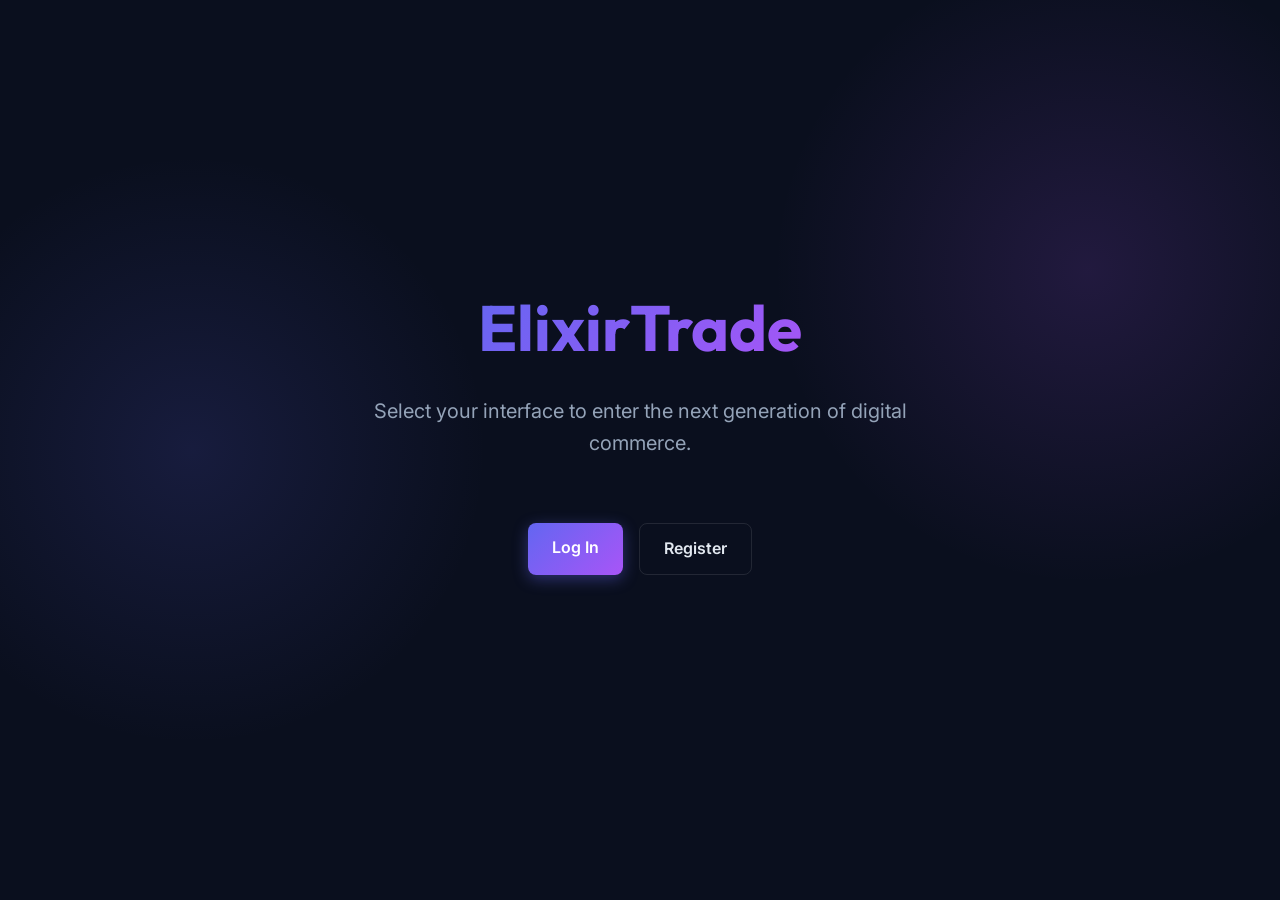
<file: index.html>
<!DOCTYPE html>
<html lang="en">
<head>
  <meta charset="UTF-8">
  <meta name="viewport" content="width=device-width, initial-scale=1.0">
  <title>ElixirTrade - Portal Gateway</title>
  <meta name="description" content="ElixirTrade premium e-commerce gateway.">
  <link rel="stylesheet" href="css/main.css">
  <style>
    .portal-container {
      min-height: 100vh;
      display: flex;
      flex-direction: column;
      align-items: center;
      justify-content: center;
      text-align: center;
      padding: 2rem;
    }

    .brand-hero {
      font-size: 4rem;
      margin-bottom: 1rem;
      background: var(--gradient-primary);
      -webkit-background-clip: text;
      -webkit-text-fill-color: transparent;
      animation: fadeIn 1s ease;
    }

    .subtitle {
      font-size: 1.25rem;
      color: var(--text-muted);
      margin-bottom: 4rem;
      max-width: 600px;
    }

    .portals-grid {
      display: grid;
      grid-template-columns: repeat(auto-fit, minmax(300px, 1fr));
      gap: 2rem;
      width: 100%;
      max-width: 1000px;
    }

    .portal-card {
      padding: 3rem 2rem;
      text-align: center;
      text-decoration: none;
      color: var(--text-body);
      display: flex;
      flex-direction: column;
      align-items: center;
      gap: 1.5rem;
    }

    .portal-card h2 {
      margin-bottom: 0.5rem;
    }

    .portal-icon {
      font-size: 3rem;
      margin-bottom: 1rem;
    }

    /* Specific portal glows */
    .portal-customer:hover { border-color: var(--accent-start); box-shadow: 0 12px 30px rgba(0,0,0,0.5), 0 0 20px rgba(6, 182, 212, 0.4); }
    .portal-seller:hover { border-color: var(--primary-start); box-shadow: 0 12px 30px rgba(0,0,0,0.5), 0 0 20px rgba(99, 102, 241, 0.4); }
    .portal-admin:hover { border-color: var(--color-warning); box-shadow: 0 12px 30px rgba(0,0,0,0.5), 0 0 20px rgba(245, 158, 11, 0.4); }
  </style>
</head>
<body>

  <div class="portal-container">
    <h1 class="brand-hero">ElixirTrade</h1>
    <p class="subtitle">Select your interface to enter the next generation of digital commerce.</p>

    <div id="authActions" style="display: none; gap: 1rem; margin-bottom: 3rem;">
      <a href="login.html" class="btn btn-primary">Log In</a>
      <a href="register.html" class="btn btn-outline">Register</a>
    </div>

    <div id="userWelcome" style="display: none; margin-bottom: 3rem; font-size: 1.25rem;">
      Welcome back, <strong id="welcomeName" style="color: var(--primary-start)"></strong>!
      <button class="btn btn-outline" style="margin-left: 1rem; padding: 0.5rem 1rem;" onclick="logout()">Logout</button>
    </div>

    <div class="portals-grid" id="portalsGrid" style="display: none;">
      
      <a href="customer/index.html" class="card portal-card portal-customer animate-fade-in" id="portalCustomer" style="display: none; animation-delay: 0.2s">
        <div class="portal-icon">🛒</div>
        <h2>Customer Portal</h2>
        <p class="text-muted">Browse products, add to cart, and manage your orders.</p>
        <span class="btn btn-accent mt-4">Enter Storefront</span>
      </a>

      <a href="seller/index.html" class="card portal-card portal-seller animate-fade-in" id="portalSeller" style="display: none; animation-delay: 0.2s">
        <div class="portal-icon">📦</div>
        <h2>Merchant Console</h2>
        <p class="text-muted">Manage your inventory, fulfill orders, and track revenue.</p>
        <span class="btn btn-primary mt-4">Enter Dashboard</span>
      </a>

      <a href="admin/index.html" class="card portal-card portal-admin animate-fade-in" id="portalAdmin" style="display: none; animation-delay: 0.2s">
        <div class="portal-icon">🛡️</div>
        <h2>Admin Operations</h2>
        <p class="text-muted">Oversee platform health, audit logs, and manage users.</p>
        <span class="btn btn-outline mt-4" style="border-color: var(--color-warning); color: var(--color-warning)">Enter Control Center</span>
      </a>

    </div>
  </div>

  <script src="js/db.js"></script>
  <script>
    document.addEventListener('DOMContentLoaded', () => {
      const user = window.db.getCurrentUser();
      
      if (!user) {
        document.getElementById('authActions').style.display = 'flex';
      } else {
        document.getElementById('userWelcome').style.display = 'block';
        document.getElementById('welcomeName').textContent = user.username;
        document.getElementById('portalsGrid').style.display = 'grid';

        if (user.role === 'customer') {
          document.getElementById('portalCustomer').style.display = 'flex';
          // Auto-redirect for convenience, but we can leave them here to click the big button
        } else if (user.role === 'seller') {
          document.getElementById('portalSeller').style.display = 'flex';
        } else if (user.role === 'admin') {
          document.getElementById('portalAdmin').style.display = 'flex';
        }
      }
    });

    window.logout = function() {
      window.db.logout();
      window.location.reload();
    }
  </script>
</body>
</html>
</file>
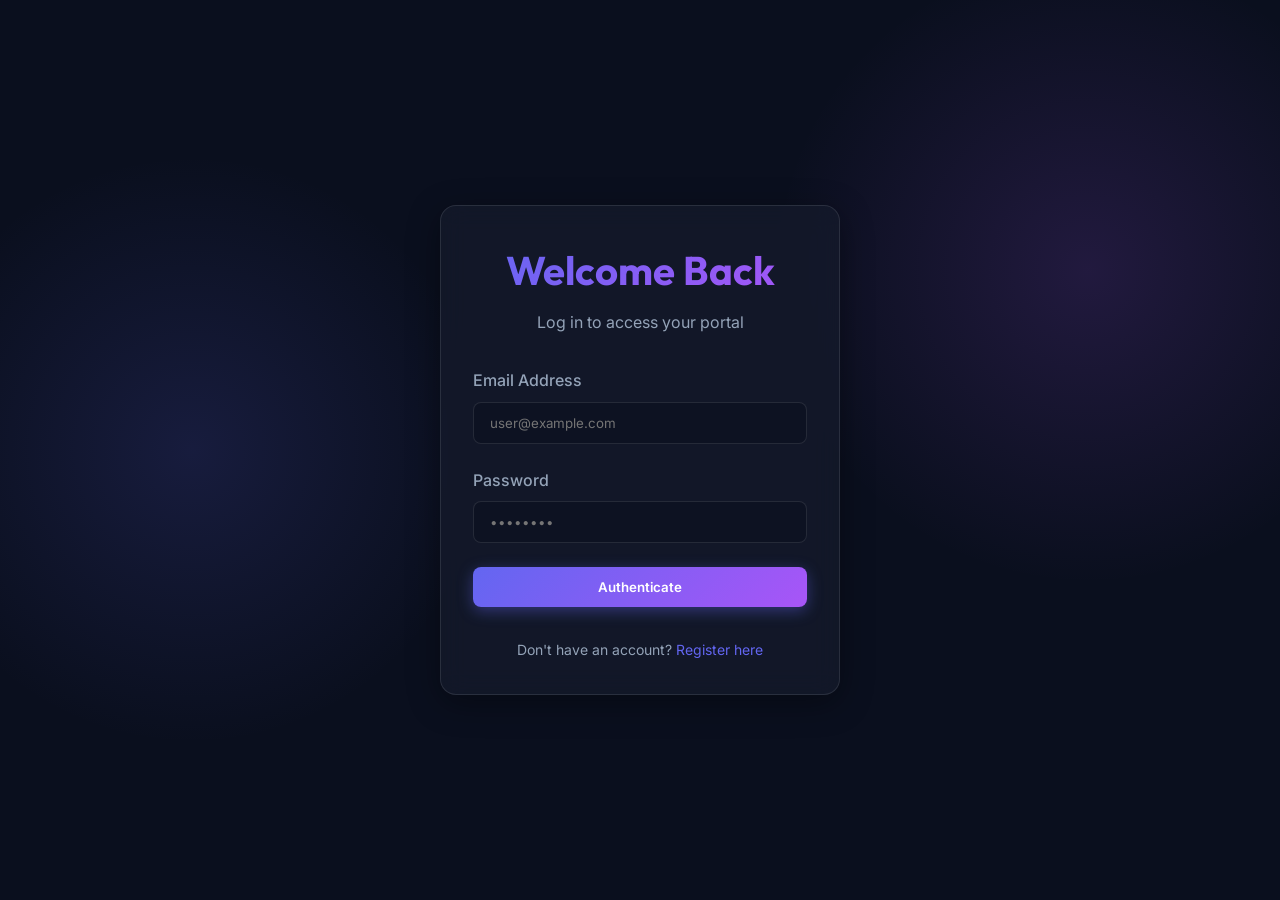
<file: admin/index.html>
<!DOCTYPE html>
<html lang="en">
<head>
  <meta charset="UTF-8">
  <meta name="viewport" content="width=device-width, initial-scale=1.0">
  <title>ElixirTrade - Admin Operations</title>
  <link rel="stylesheet" href="../css/main.css">
  <style>
    .dashboard-grid {
      display: grid;
      grid-template-columns: repeat(3, 1fr);
      gap: 1.5rem;
      margin-bottom: 3rem;
    }

    .kpi-card {
      padding: 1.5rem;
      border-left: 4px solid var(--color-warning);
    }

    .kpi-title {
      color: var(--text-muted);
      font-size: 0.875rem;
      text-transform: uppercase;
      letter-spacing: 1px;
      margin-bottom: 0.5rem;
    }

    .kpi-value {
      font-size: 2.5rem;
      font-weight: 800;
      color: var(--text-heading);
    }

    .section-title {
      margin-bottom: 1.5rem;
    }

    table {
      width: 100%;
      border-collapse: collapse;
      margin-bottom: 3rem;
    }

    th, td {
      padding: 1rem;
      text-align: left;
      border-bottom: 1px solid rgba(255,255,255,0.05);
    }

    th {
      color: var(--text-muted);
      font-weight: 500;
      text-transform: uppercase;
      font-size: 0.875rem;
    }

    tr:hover {
      background: rgba(255,255,255,0.02);
    }

    .role-badge {
      padding: 0.25rem 0.75rem;
      border-radius: 12px;
      font-size: 0.75rem;
      font-weight: bold;
      text-transform: uppercase;
    }

    .role-admin { background: rgba(245, 158, 11, 0.2); color: var(--color-warning); }
    .role-seller { background: rgba(99, 102, 241, 0.2); color: var(--primary-start); }
    .role-customer { background: rgba(6, 182, 212, 0.2); color: var(--accent-start); }

    .audit-log-item {
      display: flex;
      gap: 1rem;
      padding: 1rem 0;
      border-bottom: 1px solid rgba(255,255,255,0.05);
    }

    .audit-time {
      color: var(--text-muted);
      font-size: 0.875rem;
      width: 180px;
    }

    /* Platform Performance Mock Charts */
    .perf-chart-container {
      margin-bottom: 1.5rem;
    }
    .perf-label {
      display: flex;
      justify-content: space-between;
      margin-bottom: 0.5rem;
      font-size: 0.875rem;
      font-weight: 600;
    }
    .perf-bar-bg {
      background: rgba(255,255,255,0.05);
      border-radius: 8px;
      height: 12px;
      width: 100%;
      overflow: hidden;
    }
    .perf-bar-fill {
      height: 100%;
      background: var(--gradient-accent);
      border-radius: 8px;
      transition: width 0.5s ease;
    }
    .perf-bar-cpu { background: var(--color-danger); }
    .perf-bar-mem { background: var(--primary-start); }
    .perf-bar-net { background: var(--accent-start); }
  </style>
</head>
<body>

  <nav>
    <div class="container flex justify-between items-center">
      <a href="../index.html" class="nav-brand" style="color: var(--color-warning); -webkit-background-clip: unset; -webkit-text-fill-color: unset;">ElixirTrade | Admin</a>
      <div class="nav-actions">
        <span style="display:flex; align-items:center; gap: 0.5rem; margin-right: 1rem">
          <img src="" id="navAdminAvatar" alt="Avatar" style="width: 32px; height: 32px; border-radius: 50%;">
          <span id="navAdminName">SystemAdmin</span>
        </span>
        <a href="../index.html" class="btn btn-outline" style="border-color: var(--color-warning); color: var(--color-warning)">Exit</a>
      </div>
    </div>
  </nav>

  <main class="container" style="margin-top: 3rem;">
    <div class="dashboard-grid animate-fade-in">
      <div class="glass-panel kpi-card">
        <div class="kpi-title">Total GMV (Gross Merchandise Value)</div>
        <div class="kpi-value" id="kpiGMV">$0.00</div>
      </div>
      <div class="glass-panel kpi-card">
        <div class="kpi-title">Total Users</div>
        <div class="kpi-value" id="kpiUsers">0</div>
      </div>
      <div class="glass-panel kpi-card">
        <div class="kpi-title">Platform Logs</div>
        <div class="kpi-value" id="kpiLogs">0</div>
      </div>
    </div>

    <div class="grid" style="grid-template-columns: 2fr 1fr; gap: 2rem;">
      <div style="display: flex; flex-direction: column; gap: 2rem;">
        <div>
          <h2 class="section-title animate-fade-in" style="animation-delay: 0.1s">User Management</h2>
          <div class="glass-panel animate-fade-in" style="animation-delay: 0.2s; padding: 0; overflow-x: auto;">
            <table>
              <thead>
                <tr>
                  <th>ID</th>
                  <th>User</th>
                  <th>Role</th>
                  <th>Tokens</th>
                  <th>Action</th>
                </tr>
              </thead>
              <tbody id="usersTable">
                <!-- Injected by JS -->
              </tbody>
            </table>
          </div>
        </div>

        <div>
          <h2 class="section-title animate-fade-in" style="animation-delay: 0.25s">Platform Performance (Simulated)</h2>
          <div class="glass-panel animate-fade-in" style="animation-delay: 0.3s">
            
            <div class="perf-chart-container">
              <div class="perf-label">
                <span>CPU Load</span>
                <span id="cpuVal">45%</span>
              </div>
              <div class="perf-bar-bg"><div class="perf-bar-fill perf-bar-cpu" id="cpuBar" style="width: 45%;"></div></div>
            </div>

            <div class="perf-chart-container">
              <div class="perf-label">
                <span>Memory Usage</span>
                <span id="memVal">62%</span>
              </div>
              <div class="perf-bar-bg"><div class="perf-bar-fill perf-bar-mem" id="memBar" style="width: 62%;"></div></div>
            </div>

            <div class="perf-chart-container" style="margin-bottom: 0;">
              <div class="perf-label">
                <span>Network I/O</span>
                <span id="netVal">28%</span>
              </div>
              <div class="perf-bar-bg"><div class="perf-bar-fill perf-bar-net" id="netBar" style="width: 28%;"></div></div>
            </div>

          </div>
        </div>
      </div>

      <div>
        <h2 class="section-title animate-fade-in" style="animation-delay: 0.3s">System Audit Log</h2>
        <div class="glass-panel animate-fade-in" style="animation-delay: 0.4s; height: 750px; overflow-y: auto;" id="auditLogs">
          <!-- Injected by JS -->
        </div>
      </div>
    </div>
  </main>

  <script src="../js/db.js"></script>
  <script src="../js/admin.js"></script>
</body>
</html>
</file>
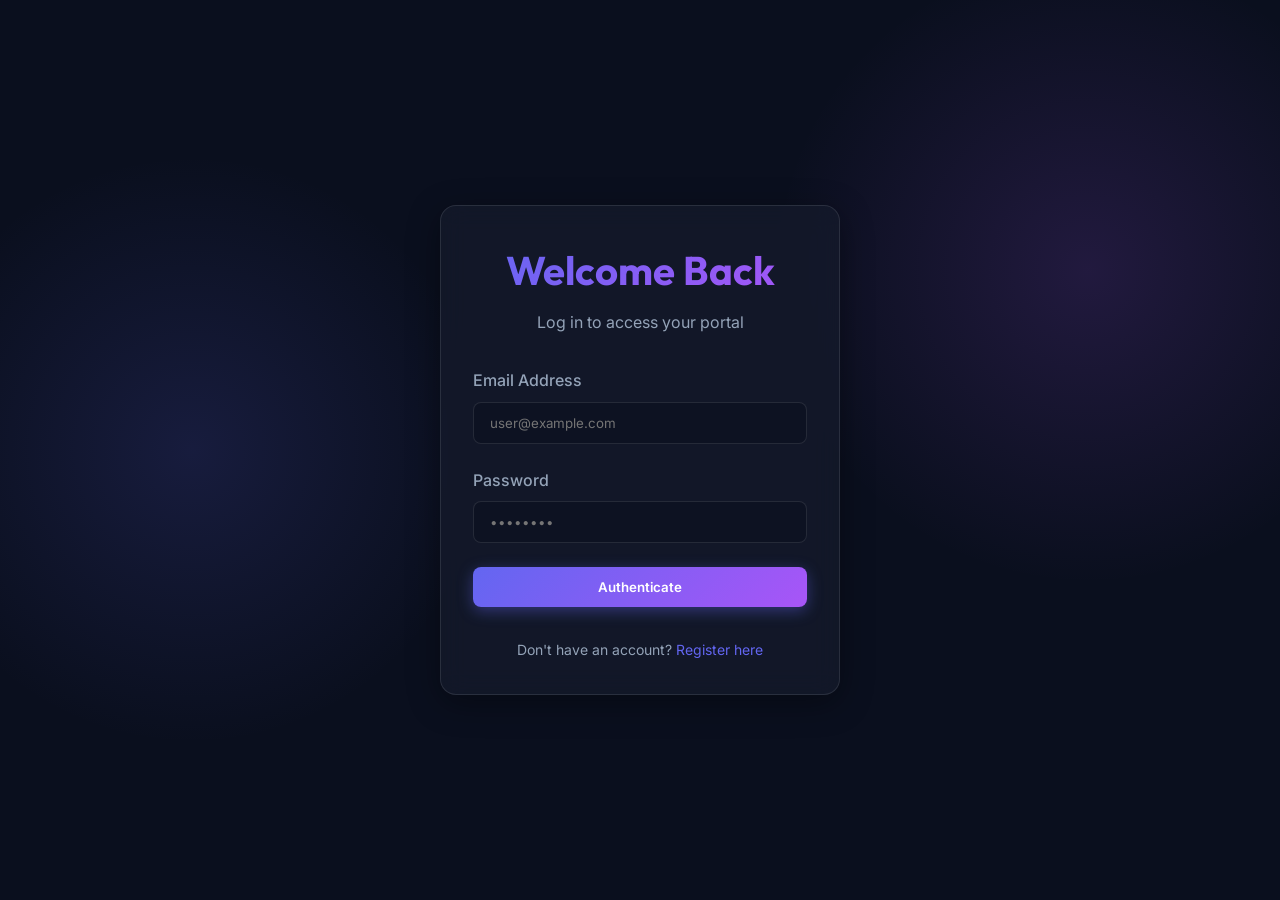
<file: customer/index.html>
<!DOCTYPE html>
<html lang="en">
<head>
  <meta charset="UTF-8">
  <meta name="viewport" content="width=device-width, initial-scale=1.0">
  <title>ElixirTrade - Storefront</title>
  <link rel="stylesheet" href="../css/main.css">
  <style>
    /* Customer Specific Styles */
    .hero {
      padding: 6rem 2rem;
      text-align: center;
      background: radial-gradient(circle at 50% 50%, rgba(99, 102, 241, 0.2), transparent 60%);
    }

    .hero h1 {
      font-size: 3.5rem;
      margin-bottom: 1rem;
      background: var(--gradient-primary);
      -webkit-background-clip: text;
      -webkit-text-fill-color: transparent;
    }

    .filters-bar {
      display: flex;
      flex-wrap: wrap;
      gap: 1rem;
      margin-bottom: 2rem;
      padding: 1.5rem;
      background: var(--bg-surface);
      backdrop-filter: blur(12px);
      border-radius: 12px;
      border: 1px solid var(--glass-border);
    }

    .filters-bar input, .filters-bar select {
      flex: 1;
      min-width: 200px;
    }

    .product-grid {
      display: grid;
      grid-template-columns: repeat(auto-fill, minmax(300px, 1fr));
      gap: 2rem;
      margin-bottom: 4rem;
    }

    .product-card {
      display: flex;
      flex-direction: column;
    }

    .product-image {
      width: 100%;
      height: 250px;
      object-fit: cover;
      border-bottom: 1px solid var(--glass-border);
    }

    .product-info {
      padding: 1.5rem;
      flex-grow: 1;
      display: flex;
      flex-direction: column;
    }

    .product-category {
      font-size: 0.875rem;
      color: var(--accent-start);
      text-transform: uppercase;
      letter-spacing: 1px;
      margin-bottom: 0.5rem;
    }

    .product-title {
      font-size: 1.25rem;
      margin-bottom: 0.5rem;
    }

    .product-price {
      font-size: 1.5rem;
      font-weight: 800;
      color: var(--text-heading);
      margin-top: auto;
      margin-bottom: 1rem;
    }

    /* Cart Drawer */
    .cart-drawer {
      position: fixed;
      top: 0;
      right: -400px;
      width: 400px;
      height: 100vh;
      background: rgba(10, 15, 30, 0.95);
      backdrop-filter: blur(20px);
      border-left: 1px solid var(--glass-border);
      z-index: 1000;
      transition: right 0.4s cubic-bezier(0.175, 0.885, 0.32, 1.275);
      display: flex;
      flex-direction: column;
      padding: 2rem;
    }

    .cart-drawer.open {
      right: 0;
    }

    .cart-header {
      display: flex;
      justify-content: space-between;
      align-items: center;
      margin-bottom: 2rem;
      border-bottom: 1px solid var(--glass-border);
      padding-bottom: 1rem;
    }

    .close-cart {
      background: none;
      border: none;
      color: var(--text-heading);
      font-size: 1.5rem;
      cursor: pointer;
    }

    .cart-items {
      flex-grow: 1;
      overflow-y: auto;
    }

    .cart-item {
      display: flex;
      gap: 1rem;
      margin-bottom: 1.5rem;
      padding-bottom: 1.5rem;
      border-bottom: 1px solid rgba(255,255,255,0.05);
    }

    .cart-item img {
      width: 60px;
      height: 60px;
      object-fit: cover;
      border-radius: 8px;
    }

    .cart-footer {
      border-top: 1px solid var(--glass-border);
      padding-top: 2rem;
      margin-top: auto;
    }

    .cart-total {
      display: flex;
      justify-content: space-between;
      font-size: 1.5rem;
      font-weight: bold;
      margin-bottom: 1.5rem;
    }

    .nav-actions {
      display: flex;
      gap: 1rem;
      align-items: center;
    }

    .cart-btn {
      position: relative;
    }
    
    .cart-badge {
      position: absolute;
      top: -8px;
      right: -8px;
      background: var(--color-danger);
      color: white;
      font-size: 0.75rem;
      width: 20px;
      height: 20px;
      border-radius: 50%;
      display: flex;
      align-items: center;
      justify-content: center;
    }

    /* Checkout Modal */
    .modal-overlay {
      position: fixed;
      top: 0;
      left: 0;
      width: 100vw;
      height: 100vh;
      background: rgba(0,0,0,0.6);
      backdrop-filter: blur(5px);
      z-index: 2000;
      display: none;
      align-items: center;
      justify-content: center;
    }

    .modal-overlay.active {
      display: flex;
    }

    .checkout-modal {
      width: 100%;
      max-width: 500px;
      position: relative;
    }

    .token-badge {
      background: rgba(16, 185, 129, 0.2);
      color: var(--color-success);
      padding: 0.25rem 0.75rem;
      border-radius: 12px;
      font-size: 0.875rem;
      font-weight: 600;
      border: 1px solid var(--color-success);
      display: flex;
      align-items: center;
      gap: 0.25rem;
    }
  </style>
</head>
<body>

  <div class="app-layout">
    <aside class="sidebar" id="sideTab">
      <div class="sidebar-header">
        <a href="../index.html" class="sidebar-brand">ElixirTrade</a>
      </div>
      <ul class="sidebar-nav">
        <li><a href="index.html" class="active"><span class="nav-icon">🏪</span> Shop</a></li>
        <li><a href="wallet.html"><span class="nav-icon">💰</span> Wallet</a></li>
        <li><a href="settings.html"><span class="nav-icon">⚙️</span> Setting</a></li>
        <li><a href="orders.html"><span class="nav-icon">📦</span> History</a></li>
      </ul>
      <div class="sidebar-footer">
        <div style="display: flex; flex-direction: column; gap: 0.5rem; margin-bottom: 1rem;">
          <div class="token-badge" id="navTokenBadge" title="Loyalty Tokens" style="justify-content: center; padding: 0.5rem;">
            🪙 <span id="userTokenBalance">0</span>
          </div>
          <button class="btn btn-primary cart-btn" id="openCartBtn" style="width: 100%;">
            Cart <span class="cart-badge" id="cartBadge">0</span>
          </button>
        </div>
        <div class="user-profile-mini" id="userProfileMini">
          <img src="" alt="Avatar" id="userAvatar">
          <div>
            <div class="user-name" id="userName">User</div>
            <div class="user-role" id="userRole">Customer</div>
          </div>
        </div>
      </div>
    </aside>

    <div class="main-content" style="padding: 0;">
      <header class="hero">
        <div class="container animate-fade-in">
          <h1>Discover the Future</h1>
          <p style="color: var(--text-muted); font-size: 1.25rem; max-width: 600px; margin: 0 auto;">Premium cybernetic enhancements and high-end digital tech, delivered straight to your node.</p>
        </div>
      </header>

      <main class="container animate-fade-in" style="animation-delay: 0.2s; margin-top: 2rem;">
    <div class="filters-bar">
      <input type="text" id="searchInput" placeholder="Search products...">
      <select id="categoryFilter">
        <option value="all">All Categories</option>
        <option value="Electronics">Electronics</option>
        <option value="Accessories">Accessories</option>
        <option value="Wearables">Wearables</option>
        <option value="Home">Home</option>
        <option value="Audio">Audio</option>
        <option value="Gaming">Gaming</option>
      </select>
      <select id="sortFilter">
        <option value="popular">Most Popular</option>
        <option value="price-low">Price: Low to High</option>
        <option value="price-high">Price: High to Low</option>
      </select>
    </div>

      <div class="product-grid" id="productGrid">
        <!-- Products will be injected here by JS -->
      </div>
    </main>
  </div>

  <!-- Cart Drawer -->
  <div class="cart-drawer" id="cartDrawer">
    <div class="cart-header">
      <h2>Your Cart</h2>
      <button class="close-cart" id="closeCartBtn">&times;</button>
    </div>
    <div class="cart-items" id="cartItems">
      <!-- Cart items injected here -->
    </div>
    <div class="cart-footer">
      <div class="cart-total">
        <span>Total:</span>
        <span id="cartTotal">$0.00</span>
      </div>
      <button class="btn btn-primary" style="width: 100%" id="checkoutBtn">Proceed to Checkout</button>
    </div>
  </div>

  <!-- Checkout Modal -->
  <div class="modal-overlay" id="checkoutModalOverlay">
    <div class="glass-panel checkout-modal animate-fade-in">
      <button class="close-cart" id="closeCheckoutBtn" style="position: absolute; top: 1rem; right: 1rem;">&times;</button>
      <h2>Checkout</h2>
      <p style="margin-bottom: 1.5rem; color: var(--text-muted)">Complete your order.</p>
      
      <form id="checkoutForm">
        <div class="grid" style="gap: 1rem">
          <div>
            <label>Shipping Address</label>
            <input type="text" id="shippingAddress" required placeholder="123 Neon Ave, Cyber City">
          </div>
          <div>
            <label>Payment Method</label>
            <select id="paymentMethod" required>
              <option value="cash">Credit Card / Cash</option>
              <option value="tokens">Loyalty Tokens</option>
            </select>
            <div id="tokenPaymentInfo" style="margin-top: 0.5rem; font-size: 0.875rem; color: var(--text-muted); display: none;">
              Required Tokens: <strong id="requiredTokensText" style="color: var(--color-success)">0</strong>
            </div>
            <div id="cashEarningInfo" style="margin-top: 0.5rem; font-size: 0.875rem; color: var(--text-muted);">
              You will earn: <strong id="earnTokensText" style="color: var(--color-success)">0</strong> tokens (5% back)
            </div>
          </div>
          <div id="creditCardDetails">
            <label>Credit Card Token</label>
            <input type="text" id="ccToken" placeholder="XXXX-XXXX-XXXX-XXXX">
          </div>
          
          <button type="submit" class="btn btn-accent mt-4">Confirm Payment</button>
        </div>
      </form>
    </div>
  </div>

  <script src="../js/db.js"></script>
  <script src="../js/customer.js"></script>
</body>
</html>
</file>
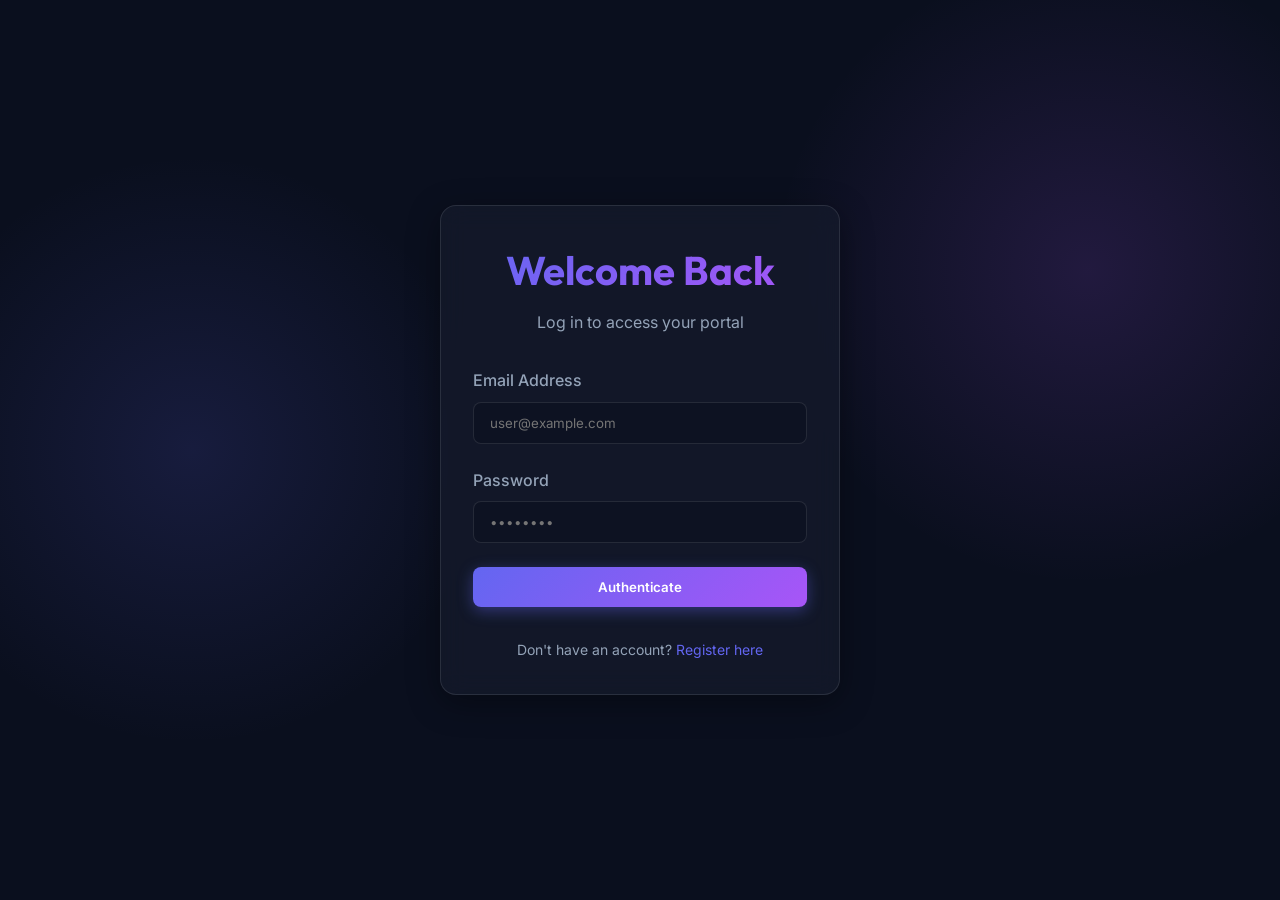
<file: seller/index.html>
<!DOCTYPE html>
<html lang="en">
<head>
  <meta charset="UTF-8">
  <meta name="viewport" content="width=device-width, initial-scale=1.0">
  <title>ElixirTrade - Seller Dashboard</title>
  <link rel="stylesheet" href="../css/main.css">
  <style>
    .dashboard-grid {
      display: grid;
      grid-template-columns: repeat(3, 1fr);
      gap: 1.5rem;
      margin-bottom: 3rem;
    }

    .kpi-card {
      padding: 1.5rem;
      border-left: 4px solid var(--primary-start);
    }

    .kpi-title {
      color: var(--text-muted);
      font-size: 0.875rem;
      text-transform: uppercase;
      letter-spacing: 1px;
      margin-bottom: 0.5rem;
    }

    .kpi-value {
      font-size: 2.5rem;
      font-weight: 800;
      color: var(--text-heading);
    }

    .section-title {
      margin-bottom: 1.5rem;
      display: flex;
      justify-content: space-between;
      align-items: center;
    }

    table {
      width: 100%;
      border-collapse: collapse;
      margin-bottom: 3rem;
    }

    th, td {
      padding: 1rem;
      text-align: left;
      border-bottom: 1px solid rgba(255,255,255,0.05);
    }

    th {
      color: var(--text-muted);
      font-weight: 500;
      text-transform: uppercase;
      font-size: 0.875rem;
    }

    tr:hover {
      background: rgba(255,255,255,0.02);
    }

    .status-badge {
      padding: 0.25rem 0.75rem;
      border-radius: 12px;
      font-size: 0.75rem;
      font-weight: bold;
      text-transform: uppercase;
    }
  </style>
</head>
<body>

  <nav>
    <div class="container flex justify-between items-center">
      <a href="../index.html" class="nav-brand" style="background: var(--gradient-accent); -webkit-background-clip: text; -webkit-text-fill-color: transparent;">ElixirTrade | Seller</a>
      <div class="nav-actions">
        <a href="profile.html" style="display:flex; align-items:center; gap: 0.5rem; margin-right: 1rem; color: var(--text-body); text-decoration: none;">
          <img src="" id="navSellerAvatar" alt="Avatar" style="width: 32px; height: 32px; border-radius: 50%;">
          <span id="navSellerName">Merchant</span>
        </a>
        <a href="../index.html" class="btn btn-outline">Exit</a>
      </div>
    </div>
  </nav>

  <main class="container" style="margin-top: 3rem;">
    <div class="dashboard-grid animate-fade-in">
      <div class="glass-panel kpi-card">
        <div class="kpi-title">Total Revenue</div>
        <div class="kpi-value" id="kpiRevenue">$0.00</div>
      </div>
      <div class="glass-panel kpi-card" style="border-left-color: var(--accent-start)">
        <div class="kpi-title">Active Orders</div>
        <div class="kpi-value" id="kpiOrders">0</div>
      </div>
      <div class="glass-panel kpi-card" style="border-left-color: var(--color-warning)">
        <div class="kpi-title">Low Stock Items</div>
        <div class="kpi-value" id="kpiStock">0</div>
      </div>
    </div>

    <div class="section-title animate-fade-in" style="animation-delay: 0.1s">
      <h2>Active Listings</h2>
      <a href="manage-product.html" class="btn btn-primary">+ New Product</a>
    </div>

    <div class="glass-panel animate-fade-in" style="animation-delay: 0.2s; padding: 0; overflow-x: auto;">
      <table>
        <thead>
          <tr>
            <th>Image</th>
            <th>Name</th>
            <th>Price</th>
            <th>Stock</th>
            <th>Actions</th>
          </tr>
        </thead>
        <tbody id="inventoryTable">
          <!-- Injected by JS -->
        </tbody>
      </table>
    </div>

    <div class="section-title animate-fade-in" style="animation-delay: 0.3s">
      <h2>Order Fulfillment</h2>
    </div>

    <div class="glass-panel animate-fade-in" style="animation-delay: 0.4s; padding: 0; overflow-x: auto;">
      <table>
        <thead>
          <tr>
            <th>Order ID</th>
            <th>Date</th>
            <th>Amount</th>
            <th>Status</th>
            <th>Action</th>
          </tr>
        </thead>
        <tbody id="ordersTable">
          <!-- Injected by JS -->
        </tbody>
      </table>
    </div>
  </main>

  <script src="../js/db.js"></script>
  <script src="../js/seller.js"></script>
</body>
</html>
</file>
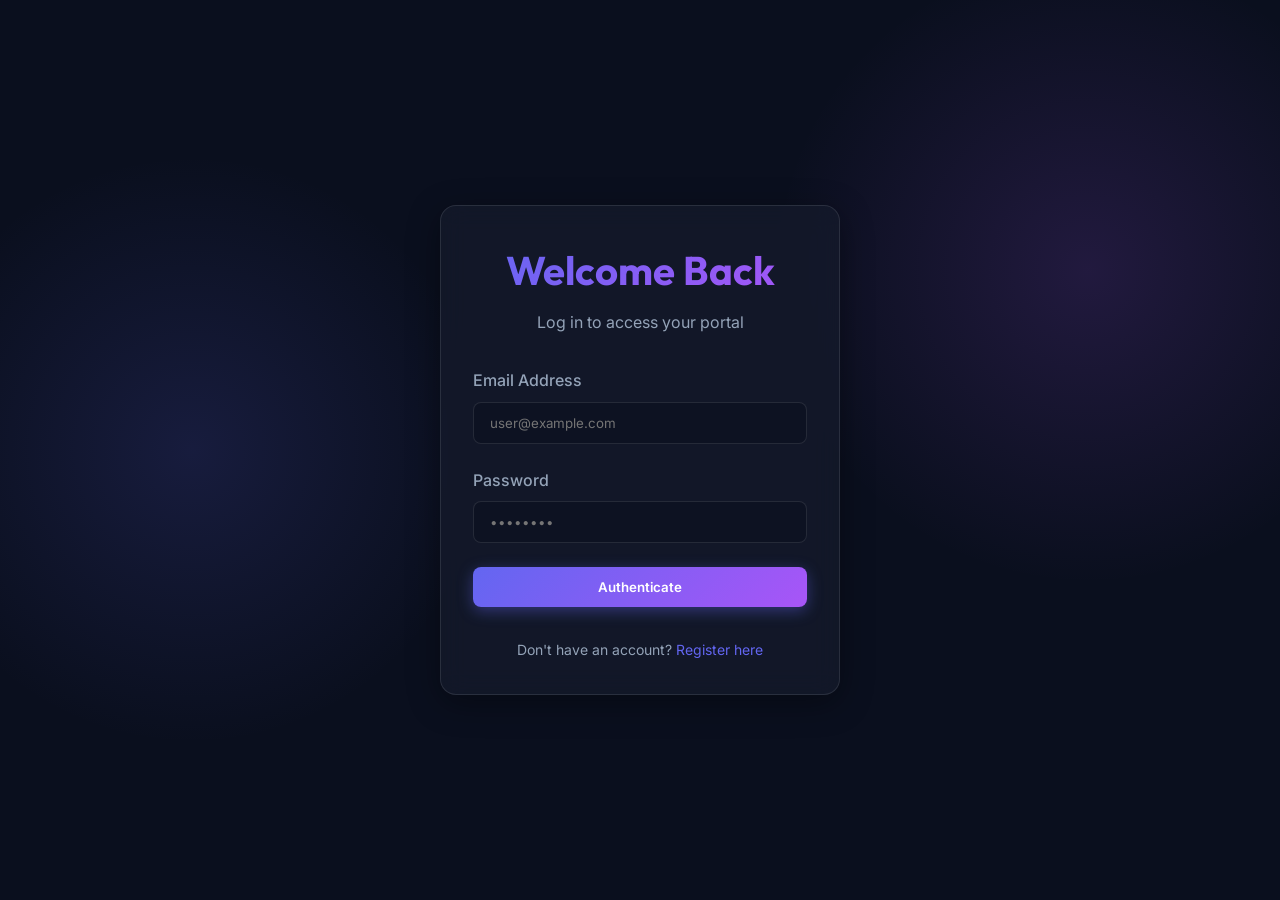
<file: login.html>
<!DOCTYPE html>
<html lang="en">
<head>
  <meta charset="UTF-8">
  <meta name="viewport" content="width=device-width, initial-scale=1.0">
  <title>ElixirTrade - Login</title>
  <link rel="stylesheet" href="css/main.css">
  <style>
    body {
      display: flex;
      align-items: center;
      justify-content: center;
      min-height: 100vh;
    }
    .auth-container {
      width: 100%;
      max-width: 400px;
    }
    .text-center {
      text-align: center;
    }
    .error-msg {
      color: var(--color-danger);
      font-size: 0.875rem;
      margin-bottom: 1rem;
      text-align: center;
      display: none;
    }
  </style>
</head>
<body>

  <div class="auth-container animate-fade-in">
    <div class="glass-panel">
      <h2 class="text-center" style="font-size: 2.5rem; margin-bottom: 0.5rem; background: var(--gradient-primary); -webkit-background-clip: text; -webkit-text-fill-color: transparent;">Welcome Back</h2>
      <p class="text-center" style="color: var(--text-muted); margin-bottom: 2rem;">Log in to access your portal</p>

      <div id="errorMsg" class="error-msg">Invalid credentials. Please try again.</div>

      <form id="loginForm">
        <div class="grid" style="gap: 1.5rem;">
          <div>
            <label>Email Address</label>
            <input type="email" id="email" required placeholder="user@example.com">
          </div>
          <div>
            <label>Password</label>
            <input type="password" id="password" required placeholder="••••••••">
          </div>
          <button type="submit" class="btn btn-primary" style="width: 100%">Authenticate</button>
        </div>
      </form>

      <div class="text-center" style="margin-top: 2rem; font-size: 0.875rem; color: var(--text-muted)">
        Don't have an account? <a href="register.html">Register here</a>
      </div>
    </div>
  </div>

  <script src="js/db.js"></script>
  <script>
    document.addEventListener('DOMContentLoaded', () => {
      // If already logged in, redirect
      const user = window.db.getCurrentUser();
      if(user) {
        window.location.href = 'index.html';
      }
    });

    document.getElementById('loginForm').addEventListener('submit', (e) => {
      e.preventDefault();
      const email = document.getElementById('email').value;
      const pass = document.getElementById('password').value;

      const user = window.db.login(email, pass);
      if (user) {
        window.location.href = 'index.html';
      } else {
        document.getElementById('errorMsg').style.display = 'block';
      }
    });
  </script>
</body>
</html>
</file>
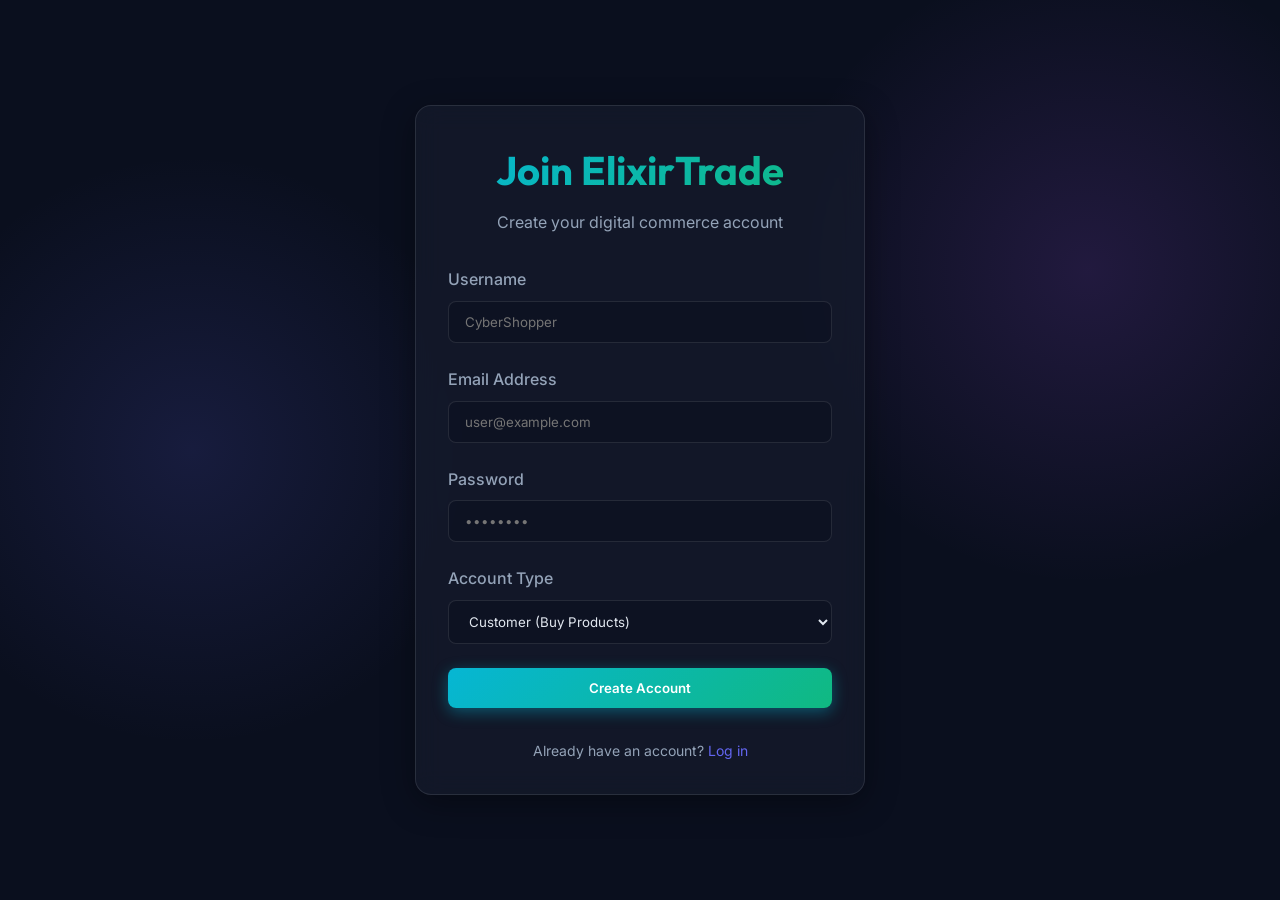
<file: register.html>
<!DOCTYPE html>
<html lang="en">
<head>
  <meta charset="UTF-8">
  <meta name="viewport" content="width=device-width, initial-scale=1.0">
  <title>ElixirTrade - Register</title>
  <link rel="stylesheet" href="css/main.css">
  <style>
    body {
      display: flex;
      align-items: center;
      justify-content: center;
      min-height: 100vh;
    }
    .auth-container {
      width: 100%;
      max-width: 450px;
    }
    .text-center {
      text-align: center;
    }
    .error-msg {
      color: var(--color-danger);
      font-size: 0.875rem;
      margin-bottom: 1rem;
      text-align: center;
      display: none;
    }
  </style>
</head>
<body>

  <div class="auth-container animate-fade-in">
    <div class="glass-panel">
      <h2 class="text-center" style="font-size: 2.5rem; margin-bottom: 0.5rem; background: var(--gradient-accent); -webkit-background-clip: text; -webkit-text-fill-color: transparent;">Join ElixirTrade</h2>
      <p class="text-center" style="color: var(--text-muted); margin-bottom: 2rem;">Create your digital commerce account</p>

      <div id="errorMsg" class="error-msg">Email already exists.</div>

      <form id="registerForm">
        <div class="grid" style="gap: 1.5rem;">
          <div>
            <label>Username</label>
            <input type="text" id="username" required placeholder="CyberShopper">
          </div>
          <div>
            <label>Email Address</label>
            <input type="email" id="email" required placeholder="user@example.com">
          </div>
          <div>
            <label>Password</label>
            <input type="password" id="password" required placeholder="••••••••">
          </div>
          <div>
            <label>Account Type</label>
            <select id="role">
              <option value="customer">Customer (Buy Products)</option>
              <option value="seller">Merchant (Sell Products)</option>
            </select>
          </div>
          <button type="submit" class="btn btn-accent" style="width: 100%">Create Account</button>
        </div>
      </form>

      <div class="text-center" style="margin-top: 2rem; font-size: 0.875rem; color: var(--text-muted)">
        Already have an account? <a href="login.html">Log in</a>
      </div>
    </div>
  </div>

  <script src="js/db.js"></script>
  <script>
    document.addEventListener('DOMContentLoaded', () => {
      // If already logged in, redirect
      const user = window.db.getCurrentUser();
      if(user) {
        window.location.href = 'index.html';
      }
    });

    document.getElementById('registerForm').addEventListener('submit', (e) => {
      e.preventDefault();
      const username = document.getElementById('username').value;
      const email = document.getElementById('email').value;
      const pass = document.getElementById('password').value;
      const role = document.getElementById('role').value;

      const result = window.db.register(username, email, pass, role);
      if (result.success) {
        // Automatically login
        window.db.login(email, pass);
        window.location.href = 'index.html';
      } else {
        const errorEl = document.getElementById('errorMsg');
        errorEl.textContent = result.message;
        errorEl.style.display = 'block';
      }
    });
  </script>
</body>
</html>
</file>
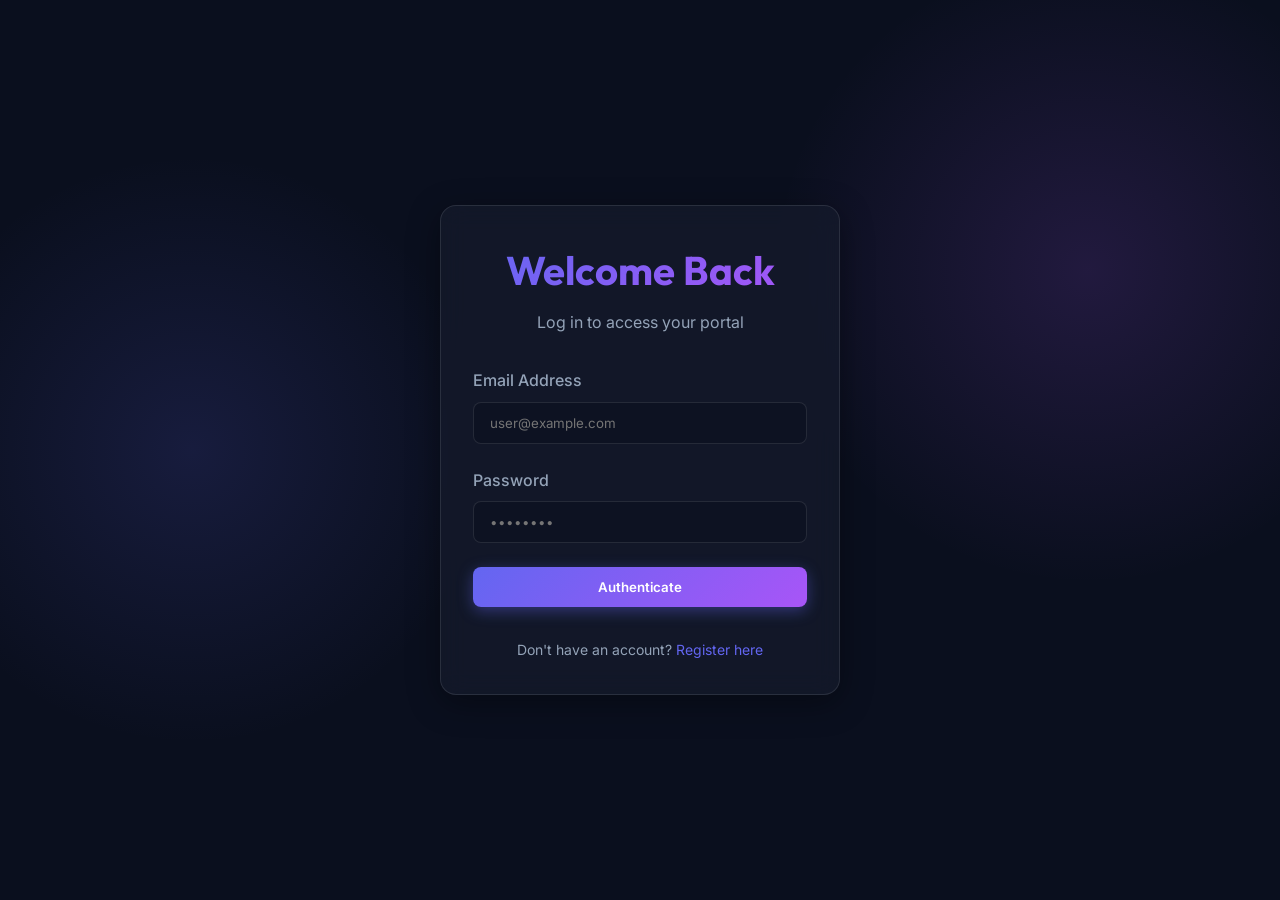
<file: customer/orders.html>
<!DOCTYPE html>
<html lang="en">
<head>
  <meta charset="UTF-8">
  <meta name="viewport" content="width=device-width, initial-scale=1.0">
  <title>ElixirTrade - My Orders</title>
  <link rel="stylesheet" href="../css/main.css">
  <style>
    .orders-container {
      max-width: 800px;
      margin: 4rem auto;
    }
    
    .order-card {
      padding: 1.5rem;
      margin-bottom: 1.5rem;
    }

    .order-header {
      display: flex;
      justify-content: space-between;
      border-bottom: 1px solid var(--glass-border);
      padding-bottom: 1rem;
      margin-bottom: 1rem;
    }

    .order-id {
      font-size: 1.25rem;
      font-weight: 600;
      color: var(--primary-start);
    }

    .order-status {
      padding: 0.25rem 0.75rem;
      border-radius: 12px;
      font-size: 0.875rem;
      font-weight: 600;
      text-transform: uppercase;
    }

    .status-pending { background: rgba(245, 158, 11, 0.2); color: var(--color-warning); }
    .status-shipped { background: rgba(6, 182, 212, 0.2); color: var(--accent-start); }
    .status-delivered { background: rgba(16, 185, 129, 0.2); color: var(--color-success); }

    .order-items {
      display: flex;
      flex-direction: column;
      gap: 0.5rem;
    }

    .token-detail {
      font-size: 0.875rem;
      color: var(--color-success);
      margin-top: 0.5rem;
    }
  </style>
</head>
  <div class="app-layout">
    <aside class="sidebar" id="sideTab">
      <div class="sidebar-header">
        <a href="../index.html" class="sidebar-brand">ElixirTrade</a>
      </div>
      <ul class="sidebar-nav">
        <li><a href="index.html"><span class="nav-icon">🏪</span> Shop</a></li>
        <li><a href="wallet.html"><span class="nav-icon">💰</span> Wallet</a></li>
        <li><a href="settings.html"><span class="nav-icon">⚙️</span> Setting</a></li>
        <li><a href="orders.html" class="active"><span class="nav-icon">📦</span> History</a></li>
      </ul>
      <div class="sidebar-footer">
        <div class="user-profile-mini" id="userProfileMini">
          <img src="" alt="Avatar" id="userAvatar">
          <div>
            <div class="user-name" id="userName">User</div>
            <div class="user-role" id="userRole">Customer</div>
          </div>
        </div>
      </div>
    </aside>

    <main class="main-content orders-container animate-fade-in">
      <h2 style="margin-bottom: 2rem; font-size: 2.5rem;">Transaction History</h2>
      <div id="ordersList">
        <!-- Orders injected by JS -->
      </div>
    </main>
  </div>

  <script src="../js/db.js"></script>
  <script>
    document.addEventListener('DOMContentLoaded', () => {
      const currentUser = window.db.getCurrentUser();
      if (!currentUser || currentUser.role !== 'customer') {
        window.location.href = '../login.html';
        return;
      }

      // Populate user profile in sidebar
      document.getElementById('userName').textContent = currentUser.username;
      document.getElementById('userAvatar').src = currentUser.avatar || '';

      const orders = window.db.getOrdersByCustomer(currentUser.id);
      const container = document.getElementById('ordersList');

      if (orders.length === 0) {
        container.innerHTML = '<p class="text-muted">You have no past orders.</p>';
        return;
      }

      // Sort by newest
      orders.sort((a,b) => new Date(b.date) - new Date(a.date));

      orders.forEach(order => {
        let statusClass = '';
        if(order.status === 'pending') statusClass = 'status-pending';
        if(order.status === 'shipped') statusClass = 'status-shipped';
        if(order.status === 'delivered') statusClass = 'status-delivered';

        let itemsHtml = '';
        order.items.forEach(item => {
          itemsHtml += `
            <div style="display: flex; justify-content: space-between; margin-bottom: 0.5rem">
              <span>${item.quantity}x ${item.name || 'Product'}</span>
              <span>$${(item.price * item.quantity).toFixed(2)}</span>
            </div>
          `;
        });

        let paymentHtml = '';
        if (order.paymentMethod === 'tokens') {
          paymentHtml = `Paid with Tokens <br><span class="token-detail">- ${order.tokensSpent} Tokens</span>`;
        } else {
          paymentHtml = `Paid with Cash <br><span class="token-detail">+ ${order.tokensEarned} Tokens Earned</span>`;
        }

        const card = document.createElement('div');
        card.className = 'glass-panel order-card';
        card.innerHTML = `
          <div class="order-header">
            <div>
              <div class="order-id">${order.id}</div>
              <div style="font-size: 0.875rem; color: var(--text-muted)">${new Date(order.date).toLocaleString()}</div>
            </div>
            <div>
              <span class="order-status ${statusClass}">${order.status}</span>
            </div>
          </div>
          <div class="order-items">
            ${itemsHtml}
          </div>
          <div style="margin-top: 1.5rem; padding-top: 1rem; border-top: 1px dashed var(--glass-border); display: flex; justify-content: space-between; align-items: flex-end;">
            <div style="font-size: 0.875rem; color: var(--text-muted);">
              ${paymentHtml}
            </div>
            <div style="text-align: right; font-size: 1.25rem; font-weight: bold;">
              Total: $${order.totalAmount.toFixed(2)}
            </div>
          </div>
        `;
        container.appendChild(card);
      });
    });
  </script>
</body>
</html>
</file>
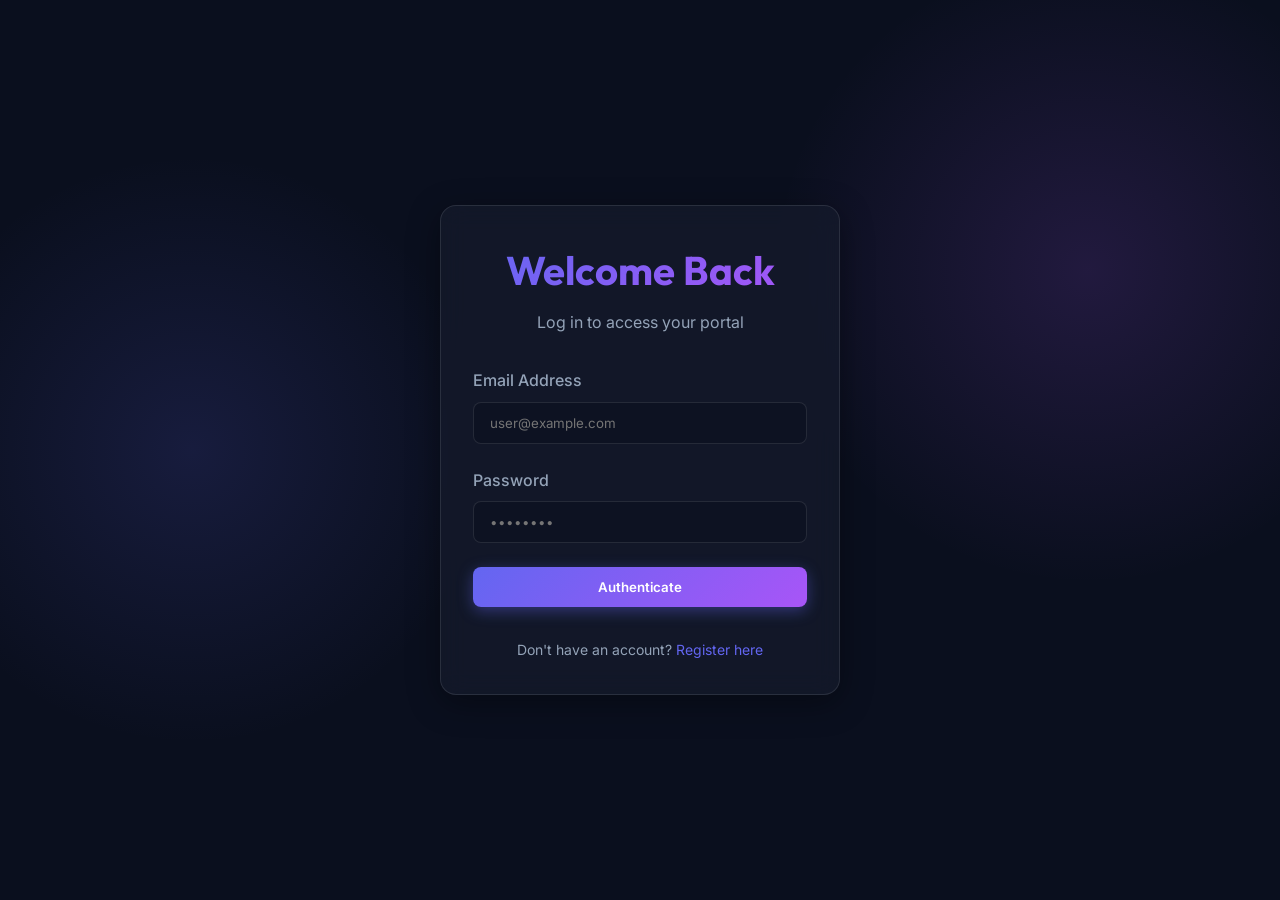
<file: customer/wallet.html>
<!DOCTYPE html>
<html lang="en">
<head>
  <meta charset="UTF-8">
  <meta name="viewport" content="width=device-width, initial-scale=1.0">
  <title>ElixirTrade - My Wallet</title>
  <meta name="description" content="View your ElixirTrade wallet balance, token history, and spending analytics.">
  <link rel="stylesheet" href="../css/main.css">
  <style>
    /* ========== Balance Card ========== */
    .balance-card {
      position: relative;
      padding: 2.5rem;
      border-radius: 20px;
      overflow: hidden;
      background: linear-gradient(135deg, rgba(99, 102, 241, 0.25), rgba(168, 85, 247, 0.15));
      border: 1px solid rgba(99, 102, 241, 0.3);
      margin-bottom: 2rem;
    }

    .balance-card::before {
      content: '';
      position: absolute;
      top: -50%;
      right: -20%;
      width: 300px;
      height: 300px;
      background: radial-gradient(circle, rgba(99, 102, 241, 0.2), transparent 60%);
      border-radius: 50%;
      pointer-events: none;
    }

    .balance-card::after {
      content: '';
      position: absolute;
      bottom: -40%;
      left: -10%;
      width: 200px;
      height: 200px;
      background: radial-gradient(circle, rgba(168, 85, 247, 0.15), transparent 60%);
      border-radius: 50%;
      pointer-events: none;
    }

    .balance-label {
      font-size: 0.875rem;
      color: var(--text-muted);
      text-transform: uppercase;
      letter-spacing: 1.5px;
      margin-bottom: 0.5rem;
      position: relative;
      z-index: 1;
    }

    .balance-amount {
      font-family: 'Outfit', sans-serif;
      font-size: 3.5rem;
      font-weight: 800;
      color: var(--text-heading);
      margin-bottom: 0.25rem;
      position: relative;
      z-index: 1;
      display: flex;
      align-items: baseline;
      gap: 0.5rem;
    }

    .balance-amount .token-icon {
      font-size: 2.5rem;
    }

    .balance-usd {
      font-size: 1.1rem;
      color: var(--color-success);
      position: relative;
      z-index: 1;
    }

    .balance-meta {
      display: flex;
      gap: 2rem;
      margin-top: 1.5rem;
      position: relative;
      z-index: 1;
    }

    .balance-meta-item {
      padding: 0.75rem 1.25rem;
      background: rgba(0, 0, 0, 0.25);
      border-radius: 12px;
      border: 1px solid rgba(255, 255, 255, 0.05);
    }

    .balance-meta-item .meta-label {
      font-size: 0.75rem;
      color: var(--text-muted);
      margin-bottom: 0.25rem;
    }

    .balance-meta-item .meta-value {
      font-size: 1.125rem;
      font-weight: 700;
      color: var(--text-heading);
    }

    .meta-value.earned { color: var(--color-success); }
    .meta-value.spent { color: var(--color-danger); }

    /* ========== Stats Grid ========== */
    .stats-grid {
      display: grid;
      grid-template-columns: repeat(auto-fit, minmax(300px, 1fr));
      gap: 1.5rem;
      margin-bottom: 2rem;
    }

    .stat-card {
      padding: 1.75rem;
      border-radius: 16px;
    }

    .stat-card h3 {
      font-size: 1rem;
      margin-bottom: 1.25rem;
      display: flex;
      align-items: center;
      gap: 0.5rem;
    }

    /* ========== Donut Chart ========== */
    .donut-chart-container {
      display: flex;
      align-items: center;
      gap: 1.5rem;
    }

    .donut-chart {
      width: 140px;
      height: 140px;
      flex-shrink: 0;
    }

    .donut-legend {
      display: flex;
      flex-direction: column;
      gap: 0.5rem;
    }

    .legend-item {
      display: flex;
      align-items: center;
      gap: 0.5rem;
      font-size: 0.85rem;
    }

    .legend-dot {
      width: 10px;
      height: 10px;
      border-radius: 50%;
      flex-shrink: 0;
    }

    .legend-value {
      margin-left: auto;
      font-weight: 600;
      color: var(--text-heading);
    }

    /* ========== Bar Chart ========== */
    .bar-chart {
      display: flex;
      flex-direction: column;
      gap: 0.75rem;
    }

    .bar-row {
      display: flex;
      align-items: center;
      gap: 0.75rem;
    }

    .bar-label {
      width: 100px;
      font-size: 0.85rem;
      color: var(--text-muted);
      text-align: right;
      flex-shrink: 0;
    }

    .bar-track {
      flex: 1;
      height: 28px;
      background: rgba(10, 15, 30, 0.5);
      border-radius: 6px;
      overflow: hidden;
      position: relative;
    }

    .bar-fill {
      height: 100%;
      border-radius: 6px;
      display: flex;
      align-items: center;
      justify-content: flex-end;
      padding-right: 0.5rem;
      font-size: 0.75rem;
      font-weight: 600;
      color: white;
      transition: width 1s cubic-bezier(0.34, 1.56, 0.64, 1);
      min-width: 0;
    }

    /* ========== Payment Method ========== */
    .payment-split {
      display: flex;
      gap: 1rem;
      margin-top: 0.5rem;
    }

    .payment-block {
      flex: 1;
      padding: 1rem;
      border-radius: 12px;
      text-align: center;
      border: 1px solid rgba(255, 255, 255, 0.05);
    }

    .payment-block.cash-block {
      background: rgba(6, 182, 212, 0.08);
      border-color: rgba(6, 182, 212, 0.2);
    }

    .payment-block.token-block {
      background: rgba(168, 85, 247, 0.08);
      border-color: rgba(168, 85, 247, 0.2);
    }

    .payment-block .pay-icon {
      font-size: 1.75rem;
      margin-bottom: 0.5rem;
    }

    .payment-block .pay-label {
      font-size: 0.8rem;
      color: var(--text-muted);
      margin-bottom: 0.25rem;
    }

    .payment-block .pay-value {
      font-size: 1.25rem;
      font-weight: 700;
      color: var(--text-heading);
    }

    .payment-block .pay-count {
      font-size: 0.75rem;
      color: var(--text-muted);
      margin-top: 0.25rem;
    }

    /* ========== Recent Transactions ========== */
    .transactions-section {
      margin-top: 2rem;
    }

    .transactions-section h2 {
      font-size: 1.5rem;
      margin-bottom: 1.25rem;
      display: flex;
      align-items: center;
      gap: 0.5rem;
    }

    .transaction-list {
      display: flex;
      flex-direction: column;
      gap: 0.75rem;
    }

    .transaction-item {
      display: flex;
      align-items: center;
      gap: 1rem;
      padding: 1.25rem 1.5rem;
      border-radius: 12px;
      background: var(--bg-surface);
      border: 1px solid var(--glass-border);
      transition: all 0.3s ease;
    }

    .transaction-item:hover {
      border-color: rgba(99, 102, 241, 0.3);
      background: rgba(22, 28, 45, 0.85);
    }

    .tx-icon {
      width: 44px;
      height: 44px;
      border-radius: 12px;
      display: flex;
      align-items: center;
      justify-content: center;
      font-size: 1.25rem;
      flex-shrink: 0;
    }

    .tx-icon.tx-earn {
      background: rgba(16, 185, 129, 0.15);
      color: var(--color-success);
    }

    .tx-icon.tx-spend {
      background: rgba(244, 63, 94, 0.15);
      color: var(--color-danger);
    }

    .tx-icon.tx-purchase {
      background: rgba(6, 182, 212, 0.15);
      color: var(--accent-start);
    }

    .tx-details {
      flex: 1;
    }

    .tx-title {
      font-weight: 600;
      color: var(--text-heading);
      margin-bottom: 0.125rem;
      font-size: 0.925rem;
    }

    .tx-date {
      font-size: 0.8rem;
      color: var(--text-muted);
    }

    .tx-amount {
      text-align: right;
    }

    .tx-amount .amount-value {
      font-weight: 700;
      font-size: 1rem;
    }

    .tx-amount .amount-value.positive { color: var(--color-success); }
    .tx-amount .amount-value.negative { color: var(--color-danger); }

    .tx-amount .amount-usd {
      font-size: 0.8rem;
      color: var(--text-muted);
    }

    /* ========== Empty State ========== */
    .empty-state {
      text-align: center;
      padding: 3rem 2rem;
      color: var(--text-muted);
    }

    .empty-state .empty-icon {
      font-size: 3rem;
      margin-bottom: 1rem;
      opacity: 0.5;
    }

    /* ========== Pulse animation for balance ========== */
    @keyframes pulseGlow {
      0%, 100% { box-shadow: 0 0 20px rgba(99, 102, 241, 0.15); }
      50% { box-shadow: 0 0 35px rgba(99, 102, 241, 0.3); }
    }

    .balance-card {
      animation: pulseGlow 4s ease-in-out infinite;
    }

    /* ========== Stagger animations ========== */
    .animate-stagger > * {
      opacity: 0;
      animation: fadeIn 0.5s ease forwards;
    }

    .animate-stagger > *:nth-child(1) { animation-delay: 0.1s; }
    .animate-stagger > *:nth-child(2) { animation-delay: 0.2s; }
    .animate-stagger > *:nth-child(3) { animation-delay: 0.3s; }
    .animate-stagger > *:nth-child(4) { animation-delay: 0.35s; }
    .animate-stagger > *:nth-child(5) { animation-delay: 0.4s; }
    .animate-stagger > *:nth-child(6) { animation-delay: 0.45s; }
    .animate-stagger > *:nth-child(7) { animation-delay: 0.5s; }
    .animate-stagger > *:nth-child(8) { animation-delay: 0.55s; }
  </style>
</head>
<body>

  <div class="app-layout">
    <!-- ========== Side Tab ========== -->
    <aside class="sidebar" id="sideTab">
      <div class="sidebar-header">
        <a href="../index.html" class="sidebar-brand">ElixirTrade</a>
      </div>
      <ul class="sidebar-nav">
        <li><a href="index.html"><span class="nav-icon">🏪</span> Shop</a></li>
        <li><a href="wallet.html" class="active"><span class="nav-icon">💰</span> Wallet</a></li>
        <li><a href="settings.html"><span class="nav-icon">⚙️</span> Setting</a></li>
        <li><a href="orders.html"><span class="nav-icon">📦</span> History</a></li>
      </ul>
      <div class="sidebar-footer">
        <div class="user-profile-mini" id="userProfileMini">
          <img src="" alt="Avatar" id="userAvatar">
          <div>
            <div class="user-name" id="userName">User</div>
            <div class="user-role" id="userRole">Customer</div>
          </div>
        </div>
      </div>
    </aside>

    <!-- ========== Main Content ========== -->
    <main class="main-content">
      <div class="animate-stagger">
        <div>
          <h1>My Wallet</h1>
          <p class="wallet-subtitle">Track your token balance, spending habits, and transaction history.</p>
        </div>

        <!-- Balance Card -->
        <div class="balance-card" id="balanceCard">
          <div class="balance-label">Available Token Balance</div>
          <div class="balance-amount">
            <span class="token-icon">🪙</span>
            <span id="tokenBalance">0</span>
          </div>
          <div class="balance-usd">≈ $<span id="usdEquivalent">0.00</span> USD value</div>
          <div class="balance-meta">
            <div class="balance-meta-item">
              <div class="meta-label">Total Earned</div>
              <div class="meta-value earned" id="totalEarned">+0</div>
            </div>
            <div class="balance-meta-item">
              <div class="meta-label">Total Spent</div>
              <div class="meta-value spent" id="totalSpent">-0</div>
            </div>
            <div class="balance-meta-item">
              <div class="meta-label">Total Orders</div>
              <div class="meta-value" id="totalOrders">0</div>
            </div>
          </div>
        </div>

        <!-- Stats Grid -->
        <div class="stats-grid">
          <!-- Spending by Category -->
          <div class="glass-panel stat-card">
            <h3>📊 Spending by Category</h3>
            <div class="donut-chart-container">
              <svg class="donut-chart" viewBox="0 0 42 42" id="donutChart">
                <circle cx="21" cy="21" r="15.91549430918954" fill="transparent"
                  stroke="rgba(255,255,255,0.05)" stroke-width="4"/>
                <!-- Segments injected by JS -->
              </svg>
              <div class="donut-legend" id="donutLegend">
                <!-- Legend items injected by JS -->
              </div>
            </div>
          </div>

          <!-- Payment Method Breakdown -->
          <div class="glass-panel stat-card">
            <h3>💳 Payment Breakdown</h3>
            <div class="payment-split" id="paymentSplit">
              <div class="payment-block cash-block">
                <div class="pay-icon">💵</div>
                <div class="pay-label">Cash / Card</div>
                <div class="pay-value" id="cashTotal">$0.00</div>
                <div class="pay-count" id="cashCount">0 orders</div>
              </div>
              <div class="payment-block token-block">
                <div class="pay-icon">🪙</div>
                <div class="pay-label">Token Payments</div>
                <div class="pay-value" id="tokenTotal">$0.00</div>
                <div class="pay-count" id="tokenCount">0 orders</div>
              </div>
            </div>
          </div>
        </div>

        <!-- Monthly Spending Bar Chart -->
        <div class="glass-panel stat-card" style="margin-bottom: 2rem;">
          <h3>📈 Monthly Spending</h3>
          <div class="bar-chart" id="barChart">
            <!-- Bars injected by JS -->
          </div>
        </div>

        <!-- Recent Token Transactions -->
        <div class="transactions-section">
          <h2>🔄 Token Activity</h2>
          <div class="transaction-list animate-stagger" id="transactionList">
            <!-- Transactions injected by JS -->
          </div>
        </div>
      </div>
    </main>
  </div>

  <script src="../js/db.js"></script>
  <script>
    // Palette for category donut chart
    const CHART_COLORS = [
      '#6366f1', '#a855f7', '#06b6d4', '#10b981',
      '#f59e0b', '#f43f5e', '#ec4899', '#8b5cf6'
    ];

    document.addEventListener('DOMContentLoaded', () => {
      // Access control
      const currentUser = window.db.getCurrentUser();
      if (!currentUser || currentUser.role !== 'customer') {
        alert('Access Denied. Please log in as a Customer.');
        window.location.href = '../login.html';
        return;
      }

      // Populate user profile in sidebar
      document.getElementById('userName').textContent = currentUser.username;
      document.getElementById('userRole').textContent = currentUser.role;
      document.getElementById('userAvatar').src = currentUser.avatar || '';

      // Fetch orders
      const orders = window.db.getOrdersByCustomer(currentUser.id);
      const products = window.db.getProducts();

      // ===== Balance Card =====
      const tokenBalance = currentUser.loyaltyTokens || 0;
      document.getElementById('tokenBalance').textContent = tokenBalance.toLocaleString();
      document.getElementById('usdEquivalent').textContent = (tokenBalance / 100).toFixed(2);

      let totalEarned = 0;
      let totalSpent = 0;
      orders.forEach(o => {
        totalEarned += (o.tokensEarned || 0);
        totalSpent += (o.tokensSpent || 0);
      });
      document.getElementById('totalEarned').textContent = '+' + totalEarned.toLocaleString();
      document.getElementById('totalSpent').textContent = '-' + totalSpent.toLocaleString();
      document.getElementById('totalOrders').textContent = orders.length;

      // ===== Spending by Category =====
      const categorySpend = {};
      orders.forEach(order => {
        order.items.forEach(item => {
          const product = products.find(p => p.id === item.productId);
          const category = product ? product.category : 'Other';
          const amount = item.price * item.quantity;
          categorySpend[category] = (categorySpend[category] || 0) + amount;
        });
      });

      const totalCategorySpend = Object.values(categorySpend).reduce((s, v) => s + v, 0);
      const sortedCategories = Object.entries(categorySpend).sort((a, b) => b[1] - a[1]);

      if (sortedCategories.length > 0) {
        renderDonutChart(sortedCategories, totalCategorySpend);
      } else {
        document.getElementById('donutChart').parentElement.innerHTML =
          '<div class="empty-state"><div class="empty-icon">📊</div><p>No spending data yet</p></div>';
      }

      // ===== Payment Breakdown =====
      let cashTotal = 0, tokenPayTotal = 0, cashCount = 0, tokenPayCount = 0;
      orders.forEach(o => {
        if (o.paymentMethod === 'tokens') {
          tokenPayTotal += o.totalAmount;
          tokenPayCount++;
        } else {
          cashTotal += o.totalAmount;
          cashCount++;
        }
      });
      document.getElementById('cashTotal').textContent = '$' + cashTotal.toFixed(2);
      document.getElementById('cashCount').textContent = cashCount + ' order' + (cashCount !== 1 ? 's' : '');
      document.getElementById('tokenTotal').textContent = '$' + tokenPayTotal.toFixed(2);
      document.getElementById('tokenCount').textContent = tokenPayCount + ' order' + (tokenPayCount !== 1 ? 's' : '');

      // ===== Monthly Spending Bar Chart =====
      renderMonthlyChart(orders);

      // ===== Token Activity / Transactions =====
      renderTransactions(orders);
    });

    // ===== Donut Chart via SVG =====
    function renderDonutChart(categories, total) {
      const svg = document.getElementById('donutChart');
      const legend = document.getElementById('donutLegend');
      const radius = 15.91549430918954;
      const circumference = 2 * Math.PI * radius;

      // Clear existing dynamic segments
      const existingSegments = svg.querySelectorAll('.donut-segment');
      existingSegments.forEach(s => s.remove());

      let offset = 0;

      categories.forEach(([cat, amount], i) => {
        const pct = amount / total;
        const segmentLength = pct * circumference;
        const gapLength = circumference - segmentLength;
        const color = CHART_COLORS[i % CHART_COLORS.length];

        const circle = document.createElementNS('http://www.w3.org/2000/svg', 'circle');
        circle.classList.add('donut-segment');
        circle.setAttribute('cx', '21');
        circle.setAttribute('cy', '21');
        circle.setAttribute('r', String(radius));
        circle.setAttribute('fill', 'transparent');
        circle.setAttribute('stroke', color);
        circle.setAttribute('stroke-width', '4');
        circle.setAttribute('stroke-dasharray', `${segmentLength} ${gapLength}`);
        circle.setAttribute('stroke-dashoffset', String(-offset));
        circle.setAttribute('stroke-linecap', 'round');
        circle.style.transition = 'stroke-dasharray 1s ease, stroke-dashoffset 1s ease';

        svg.appendChild(circle);
        offset += segmentLength;

        // Legend
        const item = document.createElement('div');
        item.className = 'legend-item';
        item.innerHTML = `
          <span class="legend-dot" style="background: ${color}"></span>
          <span>${cat}</span>
          <span class="legend-value">$${amount.toFixed(2)}</span>
        `;
        legend.appendChild(item);
      });

      // Add center text
      const text = document.createElementNS('http://www.w3.org/2000/svg', 'text');
      text.setAttribute('x', '21');
      text.setAttribute('y', '21');
      text.setAttribute('text-anchor', 'middle');
      text.setAttribute('dominant-baseline', 'central');
      text.setAttribute('fill', '#ffffff');
      text.setAttribute('font-size', '4');
      text.setAttribute('font-weight', '700');
      text.setAttribute('font-family', 'Outfit, sans-serif');
      text.textContent = '$' + total.toFixed(0);
      svg.appendChild(text);
    }

    // ===== Monthly Spending Bar Chart =====
    function renderMonthlyChart(orders) {
      const container = document.getElementById('barChart');
      const monthNames = ['Jan', 'Feb', 'Mar', 'Apr', 'May', 'Jun',
                          'Jul', 'Aug', 'Sep', 'Oct', 'Nov', 'Dec'];

      // Group by month (last 6 months)
      const now = new Date();
      const monthlyData = {};

      for (let i = 5; i >= 0; i--) {
        const d = new Date(now.getFullYear(), now.getMonth() - i, 1);
        const key = `${d.getFullYear()}-${d.getMonth()}`;
        monthlyData[key] = {
          label: monthNames[d.getMonth()] + ' ' + d.getFullYear(),
          amount: 0
        };
      }

      orders.forEach(order => {
        const d = new Date(order.date);
        const key = `${d.getFullYear()}-${d.getMonth()}`;
        if (monthlyData[key]) {
          monthlyData[key].amount += order.totalAmount;
        }
      });

      const dataArr = Object.values(monthlyData);
      const maxAmount = Math.max(...dataArr.map(d => d.amount), 1);

      if (dataArr.every(d => d.amount === 0)) {
        container.innerHTML = '<div class="empty-state"><div class="empty-icon">📈</div><p>No spending data for recent months</p></div>';
        return;
      }

      dataArr.forEach((d, idx) => {
        const pct = (d.amount / maxAmount) * 100;
        const colorIdx = idx % CHART_COLORS.length;

        const row = document.createElement('div');
        row.className = 'bar-row';
        row.innerHTML = `
          <span class="bar-label">${d.label}</span>
          <div class="bar-track">
            <div class="bar-fill" style="width: 0; background: linear-gradient(90deg, ${CHART_COLORS[colorIdx]}, ${CHART_COLORS[(colorIdx + 1) % CHART_COLORS.length]});">
              ${d.amount > 0 ? '$' + d.amount.toFixed(0) : ''}
            </div>
          </div>
        `;
        container.appendChild(row);

        // Animate bar width
        requestAnimationFrame(() => {
          setTimeout(() => {
            row.querySelector('.bar-fill').style.width = Math.max(pct, d.amount > 0 ? 8 : 0) + '%';
          }, 100 + idx * 150);
        });
      });
    }

    // ===== Transaction List =====
    function renderTransactions(orders) {
      const container = document.getElementById('transactionList');

      if (orders.length === 0) {
        container.innerHTML = '<div class="empty-state"><div class="empty-icon">🔄</div><p>No transactions yet. Start shopping to earn tokens!</p></div>';
        return;
      }

      // Sort by newest first
      const sorted = [...orders].sort((a, b) => new Date(b.date) - new Date(a.date));

      sorted.forEach(order => {
        // Each order can generate up to 2 transaction entries:
        // 1. The purchase itself
        // 2. Token earn/spend event

        // Purchase transaction
        const purchaseTx = document.createElement('div');
        purchaseTx.className = 'transaction-item';
        purchaseTx.innerHTML = `
          <div class="tx-icon tx-purchase">🛒</div>
          <div class="tx-details">
            <div class="tx-title">Order ${order.id}</div>
            <div class="tx-date">${new Date(order.date).toLocaleDateString('en-US', {
              month: 'short', day: 'numeric', year: 'numeric', hour: '2-digit', minute: '2-digit'
            })} · ${order.items.length} item${order.items.length > 1 ? 's' : ''}</div>
          </div>
          <div class="tx-amount">
            <div class="amount-value negative">-$${order.totalAmount.toFixed(2)}</div>
            <div class="amount-usd">via ${order.paymentMethod === 'tokens' ? 'Tokens' : 'Cash'}</div>
          </div>
        `;
        container.appendChild(purchaseTx);

        // Token activity
        if (order.paymentMethod === 'tokens' && order.tokensSpent > 0) {
          const tokenTx = document.createElement('div');
          tokenTx.className = 'transaction-item';
          tokenTx.innerHTML = `
            <div class="tx-icon tx-spend">🔻</div>
            <div class="tx-details">
              <div class="tx-title">Tokens Redeemed for ${order.id}</div>
              <div class="tx-date">${new Date(order.date).toLocaleDateString('en-US', {
                month: 'short', day: 'numeric', year: 'numeric'
              })}</div>
            </div>
            <div class="tx-amount">
              <div class="amount-value negative">-${order.tokensSpent.toLocaleString()} 🪙</div>
              <div class="amount-usd">≈ $${(order.tokensSpent / 100).toFixed(2)}</div>
            </div>
          `;
          container.appendChild(tokenTx);
        } else if (order.tokensEarned > 0) {
          const tokenTx = document.createElement('div');
          tokenTx.className = 'transaction-item';
          tokenTx.innerHTML = `
            <div class="tx-icon tx-earn">🔺</div>
            <div class="tx-details">
              <div class="tx-title">Tokens Earned from ${order.id}</div>
              <div class="tx-date">${new Date(order.date).toLocaleDateString('en-US', {
                month: 'short', day: 'numeric', year: 'numeric'
              })}</div>
            </div>
            <div class="tx-amount">
              <div class="amount-value positive">+${order.tokensEarned.toLocaleString()} 🪙</div>
              <div class="amount-usd">≈ $${(order.tokensEarned / 100).toFixed(2)}</div>
            </div>
          `;
          container.appendChild(tokenTx);
        }
      });
    }
  </script>
</body>
</html>
</file>
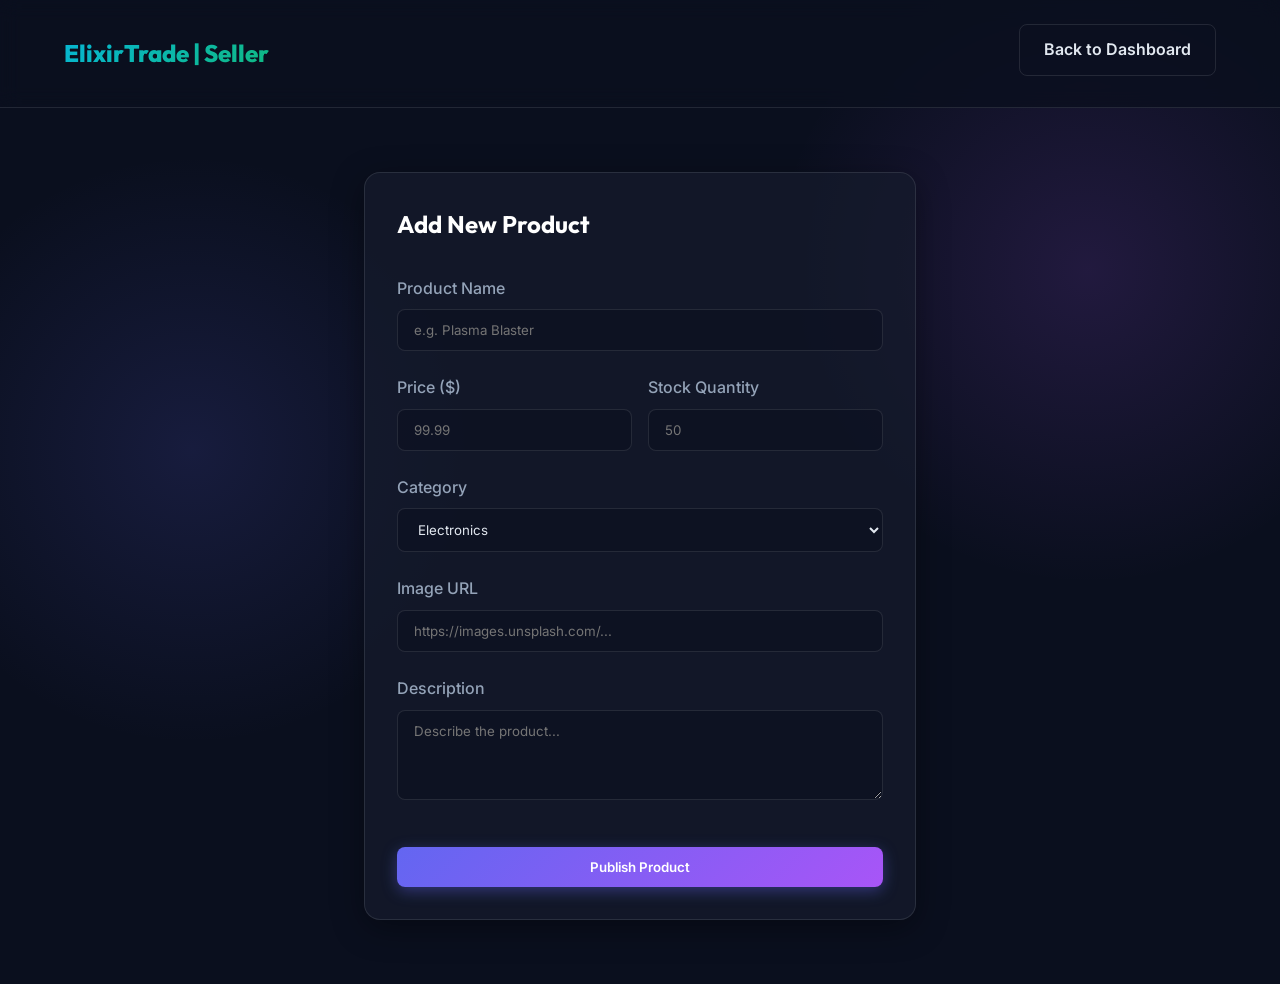
<file: seller/manage-product.html>
<!DOCTYPE html>
<html lang="en">
<head>
  <meta charset="UTF-8">
  <meta name="viewport" content="width=device-width, initial-scale=1.0">
  <title>ElixirTrade - Manage Product</title>
  <link rel="stylesheet" href="../css/main.css">
  <style>
    .form-container {
      max-width: 600px;
      margin: 4rem auto;
    }
  </style>
</head>
<body>

  <nav>
    <div class="container flex justify-between items-center">
      <a href="../index.html" class="nav-brand" style="background: var(--gradient-accent); -webkit-background-clip: text; -webkit-text-fill-color: transparent;">ElixirTrade | Seller</a>
      <div class="nav-actions">
        <a href="index.html" class="btn btn-outline">Back to Dashboard</a>
      </div>
    </div>
  </nav>

  <main class="container form-container animate-fade-in">
    <div class="glass-panel">
      <h2 style="margin-bottom: 2rem;">Add New Product</h2>
      <form id="productForm">
        <div class="grid" style="gap: 1.5rem">
          <div>
            <label>Product Name</label>
            <input type="text" id="pName" required placeholder="e.g. Plasma Blaster">
          </div>
          
          <div style="display: flex; gap: 1rem;">
            <div style="flex: 1">
              <label>Price ($)</label>
              <input type="number" id="pPrice" required min="0.01" step="0.01" placeholder="99.99">
            </div>
            <div style="flex: 1">
              <label>Stock Quantity</label>
              <input type="number" id="pStock" required min="0" step="1" placeholder="50">
            </div>
          </div>

          <div>
            <label>Category</label>
            <select id="pCategory" required>
              <option value="Electronics">Electronics</option>
              <option value="Accessories">Accessories</option>
              <option value="Wearables">Wearables</option>
              <option value="Home">Home</option>
              <option value="Audio">Audio</option>
              <option value="Gaming">Gaming</option>
            </select>
          </div>

          <div>
            <label>Image URL</label>
            <input type="url" id="pImage" required placeholder="https://images.unsplash.com/...">
          </div>

          <div>
            <label>Description</label>
            <textarea id="pDesc" rows="4" required placeholder="Describe the product..."></textarea>
          </div>

          <button type="submit" class="btn btn-primary" style="margin-top: 1rem;">Publish Product</button>
        </div>
      </form>
    </div>
  </main>

  <script src="../js/db.js"></script>
  <script>
    document.getElementById('productForm').addEventListener('submit', (e) => {
      e.preventDefault();
      
      const newProduct = {
        name: document.getElementById('pName').value,
        price: parseFloat(document.getElementById('pPrice').value),
        stock: parseInt(document.getElementById('pStock').value),
        category: document.getElementById('pCategory').value,
        image: document.getElementById('pImage').value,
        description: document.getElementById('pDesc').value,
        sellerId: 2,
        rating: 0 // Default rating for new product
      };

      window.db.addProduct(newProduct);
      
      alert('Product added successfully!');
      window.location.href = 'index.html';
    });
  </script>
</body>
</html>
</file>
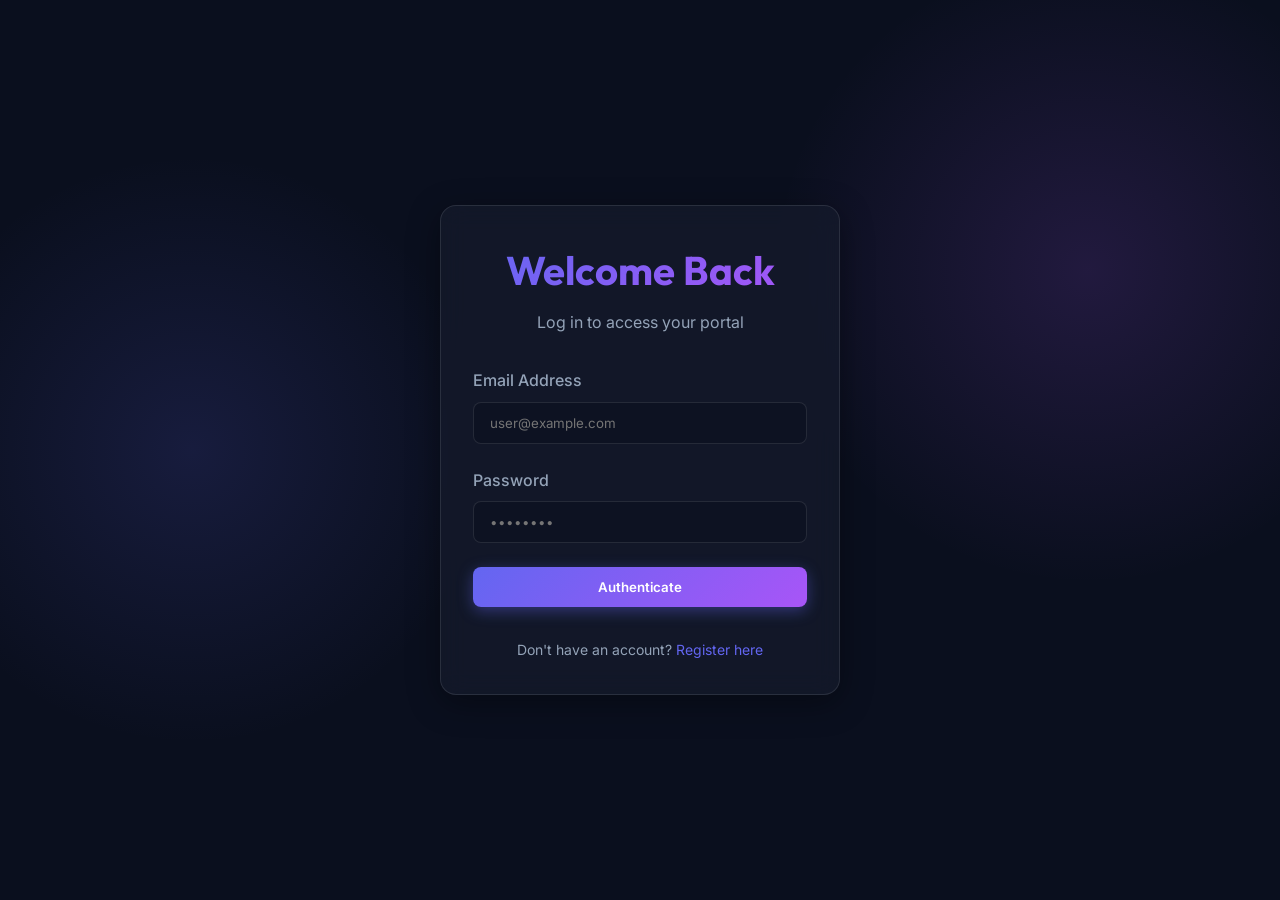
<file: seller/profile.html>
<!DOCTYPE html>
<html lang="en">
<head>
  <meta charset="UTF-8">
  <meta name="viewport" content="width=device-width, initial-scale=1.0">
  <title>ElixirTrade - Seller Profile</title>
  <link rel="stylesheet" href="../css/main.css">
  <style>
    .profile-container {
      max-width: 600px;
      margin: 4rem auto;
    }
    .profile-header {
      display: flex;
      align-items: center;
      gap: 2rem;
      margin-bottom: 2rem;
    }
    .profile-avatar {
      width: 100px;
      height: 100px;
      border-radius: 50%;
      object-fit: cover;
      border: 2px solid var(--primary-start);
    }
  </style>
</head>
<body>

  <nav>
    <div class="container flex justify-between items-center">
      <a href="../index.html" class="nav-brand" style="background: var(--gradient-accent); -webkit-background-clip: text; -webkit-text-fill-color: transparent;">ElixirTrade | Seller</a>
      <div class="nav-actions">
        <a href="index.html" class="btn btn-outline">Back to Dashboard</a>
      </div>
    </div>
  </nav>

  <main class="container profile-container animate-fade-in">
    <div class="glass-panel">
      <div class="profile-header">
        <img src="" id="avatarImg" class="profile-avatar" alt="Avatar">
        <div>
          <h2 id="merchantNameDisplay">Merchant Profile</h2>
          <p class="text-muted" id="merchantEmailDisplay"></p>
        </div>
      </div>

      <form id="profileForm">
        <div class="grid" style="gap: 1.5rem">
          <div>
            <label>Username (Store Name)</label>
            <input type="text" id="pUsername" required>
          </div>
          <div>
            <label>Email Address</label>
            <input type="email" id="pEmail" required>
          </div>
          <div>
            <label>Avatar URL</label>
            <input type="url" id="pAvatar" required>
          </div>

          <button type="submit" class="btn btn-primary" style="margin-top: 1rem;">Save Profile</button>
        </div>
      </form>
    </div>
  </main>

  <script src="../js/db.js"></script>
  <script>
    let currentUser = null;

    document.addEventListener('DOMContentLoaded', () => {
      currentUser = window.db.getCurrentUser();
      if (!currentUser || currentUser.role !== 'seller') {
        window.location.href = '../login.html';
        return;
      }

      document.getElementById('avatarImg').src = currentUser.avatar;
      document.getElementById('merchantNameDisplay').textContent = currentUser.username;
      document.getElementById('merchantEmailDisplay').textContent = currentUser.email;

      document.getElementById('pUsername').value = currentUser.username;
      document.getElementById('pEmail').value = currentUser.email;
      document.getElementById('pAvatar').value = currentUser.avatar;
    });

    document.getElementById('profileForm').addEventListener('submit', (e) => {
      e.preventDefault();
      
      currentUser.username = document.getElementById('pUsername').value;
      currentUser.email = document.getElementById('pEmail').value;
      currentUser.avatar = document.getElementById('pAvatar').value;

      window.db.updateUser(currentUser);
      
      alert('Profile updated successfully!');
      window.location.reload();
    });
  </script>
</body>
</html>
</file>
<file: css/main.css>
@import url('https://fonts.googleapis.com/css2?family=Inter:wght@300;400;500;600&family=Outfit:wght@400;600;800&display=swap');

:root {
  /* Core Deep Space */
  --bg-core: #0a0f1e;
  
  /* Elevated Card / Surface with glassmorphism */
  --bg-surface: rgba(22, 28, 45, 0.7);
  --glass-border: rgba(255, 255, 255, 0.1);
  --glass-shadow: 0 8px 32px 0 rgba(0, 0, 0, 0.37);
  
  /* Brand Gradients & Primary Colors */
  --primary-start: #6366f1; /* Elixir Indigo */
  --primary-end: #a855f7; /* Royal Violet */
  --gradient-primary: linear-gradient(135deg, var(--primary-start), var(--primary-end));
  
  --accent-start: #06b6d4; /* Neon Cyan */
  --accent-end: #10b981; /* Teal */
  --gradient-accent: linear-gradient(135deg, var(--accent-start), var(--accent-end));

  /* Feedback & Status */
  --color-success: #10b981;
  --color-warning: #f59e0b;
  --color-danger: #f43f5e;

  /* Typography Colors */
  --text-heading: #ffffff;
  --text-body: #e2e8f0;
  --text-muted: #94a3b8;
}

* {
  margin: 0;
  padding: 0;
  box-sizing: border-box;
}

body {
  font-family: 'Inter', sans-serif;
  background-color: var(--bg-core);
  color: var(--text-body);
  line-height: 1.6;
  min-height: 100vh;
  overflow-x: hidden;
  /* Abstract background shapes to enhance glassmorphism */
  background-image: 
    radial-gradient(circle at 15% 50%, rgba(99, 102, 241, 0.15), transparent 25%),
    radial-gradient(circle at 85% 30%, rgba(168, 85, 247, 0.15), transparent 25%);
  background-attachment: fixed;
}

h1, h2, h3, h4, h5, h6 {
  font-family: 'Outfit', sans-serif;
  color: var(--text-heading);
  margin-bottom: 1rem;
}

a {
  color: var(--primary-start);
  text-decoration: none;
  transition: all 0.3s ease;
}

a:hover {
  color: var(--accent-start);
}

/* Glassmorphism utility */
.glass-panel {
  background: var(--bg-surface);
  backdrop-filter: blur(12px);
  -webkit-backdrop-filter: blur(12px);
  border: 1px solid var(--glass-border);
  box-shadow: var(--glass-shadow);
  border-radius: 16px;
  padding: 2rem;
}

/* Buttons */
.btn {
  display: inline-block;
  padding: 0.75rem 1.5rem;
  border-radius: 8px;
  font-family: 'Inter', sans-serif;
  font-weight: 600;
  text-align: center;
  cursor: pointer;
  border: none;
  transition: all 0.3s ease;
  position: relative;
  overflow: hidden;
}

.btn-primary {
  background: var(--gradient-primary);
  color: #fff;
  box-shadow: 0 4px 15px rgba(99, 102, 241, 0.4);
}

.btn-primary:hover {
  transform: scale(1.02);
  box-shadow: 0 6px 20px rgba(99, 102, 241, 0.6);
}

.btn-primary:active {
  transform: scale(0.98);
}

.btn-accent {
  background: var(--gradient-accent);
  color: #fff;
  box-shadow: 0 4px 15px rgba(6, 182, 212, 0.4);
}

.btn-accent:hover {
  transform: scale(1.02);
  box-shadow: 0 6px 20px rgba(6, 182, 212, 0.6);
}

.btn-accent:active {
  transform: scale(0.98);
}

.btn-outline {
  background: transparent;
  color: var(--text-body);
  border: 1px solid var(--glass-border);
}

.btn-outline:hover {
  background: rgba(255, 255, 255, 0.05);
  border-color: var(--primary-start);
  color: #fff;
}

/* Cards */
.card {
  background: var(--bg-surface);
  backdrop-filter: blur(12px);
  -webkit-backdrop-filter: blur(12px);
  border: 1px solid var(--glass-border);
  border-radius: 16px;
  overflow: hidden;
  transition: all 0.4s cubic-bezier(0.175, 0.885, 0.32, 1.275);
}

.card:hover {
  transform: translateY(-8px);
  box-shadow: 0 12px 30px rgba(0, 0, 0, 0.5), 0 0 15px rgba(99, 102, 241, 0.3);
  border-color: rgba(99, 102, 241, 0.5);
}

/* Forms */
input, select, textarea {
  width: 100%;
  padding: 0.75rem 1rem;
  background: rgba(10, 15, 30, 0.5);
  border: 1px solid var(--glass-border);
  border-radius: 8px;
  color: var(--text-body);
  font-family: 'Inter', sans-serif;
  transition: all 0.3s ease;
}

input:focus, select:focus, textarea:focus {
  outline: none;
  border-color: var(--primary-start);
  box-shadow: 0 0 0 2px rgba(99, 102, 241, 0.3);
}

label {
  display: block;
  margin-bottom: 0.5rem;
  font-weight: 500;
  color: var(--text-muted);
}

/* Layout Utilities */
.container {
  max-width: 1200px;
  margin: 0 auto;
  padding: 0 1.5rem;
}

.grid {
  display: grid;
  gap: 1.5rem;
}

.flex {
  display: flex;
}

.items-center {
  align-items: center;
}

.justify-between {
  justify-content: space-between;
}

/* Animations */
@keyframes fadeIn {
  from { opacity: 0; transform: translateY(10px); }
  to { opacity: 1; transform: translateY(0); }
}

.animate-fade-in {
  animation: fadeIn 0.6s ease forwards;
}

/* Navbar */
nav {
  padding: 1.5rem 0;
  border-bottom: 1px solid var(--glass-border);
  background: rgba(10, 15, 30, 0.8);
  backdrop-filter: blur(10px);
  position: sticky;
  top: 0;
  z-index: 100;
}

.nav-brand {
  font-family: 'Outfit', sans-serif;
  font-size: 1.5rem;
  font-weight: 800;
  background: var(--gradient-primary);
  -webkit-background-clip: text;
  -webkit-text-fill-color: transparent;
}

/* ========== Sidebar Layout ========== */
.app-layout {
  display: flex;
  min-height: 100vh;
}

.sidebar {
  width: 260px;
  flex-shrink: 0;
  background: rgba(10, 15, 30, 0.6);
  backdrop-filter: blur(16px);
  border-right: 1px solid var(--glass-border);
  padding: 2rem 0;
  display: flex;
  flex-direction: column;
  position: sticky;
  top: 0;
  height: 100vh;
  z-index: 100;
}

.sidebar-header {
  padding: 0 1.5rem 1.5rem;
  border-bottom: 1px solid var(--glass-border);
  margin-bottom: 1rem;
}

.sidebar-brand {
  font-family: 'Outfit', sans-serif;
  font-size: 1.5rem;
  font-weight: 800;
  background: var(--gradient-primary);
  -webkit-background-clip: text;
  -webkit-text-fill-color: transparent;
  display: block;
  margin-bottom: 0.5rem;
}

.sidebar-nav {
  list-style: none;
  padding: 0.5rem 0;
}

.sidebar-nav li {
  margin: 0.125rem 0;
}

.sidebar-nav a {
  display: flex;
  align-items: center;
  gap: 0.75rem;
  padding: 0.75rem 1.5rem;
  color: var(--text-muted);
  font-size: 0.925rem;
  font-weight: 500;
  border-left: 3px solid transparent;
  transition: all 0.3s ease;
}

.sidebar-nav a:hover {
  color: var(--text-heading);
  background: rgba(99, 102, 241, 0.06);
  border-left-color: rgba(99, 102, 241, 0.3);
}

.sidebar-nav a.active {
  color: var(--text-heading);
  background: rgba(99, 102, 241, 0.1);
  border-left-color: var(--primary-start);
}

.sidebar-nav .nav-icon {
  font-size: 1.1rem;
  width: 24px;
  text-align: center;
}

.sidebar-footer {
  margin-top: auto;
  padding: 1.5rem;
  border-top: 1px solid var(--glass-border);
  display: flex;
  flex-direction: column;
  gap: 1rem;
}

.user-profile-mini {
  display: flex;
  align-items: center;
  gap: 0.75rem;
}

.user-profile-mini img {
  width: 36px;
  height: 36px;
  border-radius: 50%;
  object-fit: cover;
  border: 2px solid var(--glass-border);
}

.user-profile-mini .user-name {
  font-weight: 600;
  font-size: 0.875rem;
  color: var(--text-heading);
}

.user-profile-mini .user-role {
  font-size: 0.75rem;
  color: var(--text-muted);
  text-transform: capitalize;
}

.main-content {
  flex: 1;
  padding: 2.5rem;
  overflow-y: auto;
  min-height: 100vh;
}

/* Sidebar Responsive */
@media (max-width: 768px) {
  .app-layout {
    flex-direction: column;
  }

  .sidebar {
    width: 100%;
    height: auto;
    border-right: none;
    border-bottom: 1px solid var(--glass-border);
    padding: 1rem 0;
    position: relative;
  }

  .sidebar-header {
    display: none;
  }

  .sidebar-nav {
    display: flex;
    overflow-x: auto;
    padding: 0 1rem;
    gap: 0;
  }

  .sidebar-nav a {
    border-left: none;
    border-bottom: 3px solid transparent;
    padding: 0.75rem 1rem;
    white-space: nowrap;
    font-size: 0.85rem;
  }

  .sidebar-nav a.active {
    border-bottom-color: var(--primary-start);
    border-left-color: transparent;
  }

  .sidebar-footer {
    display: none;
  }

  .main-content {
    padding: 1.5rem;
  }
}
</file>
